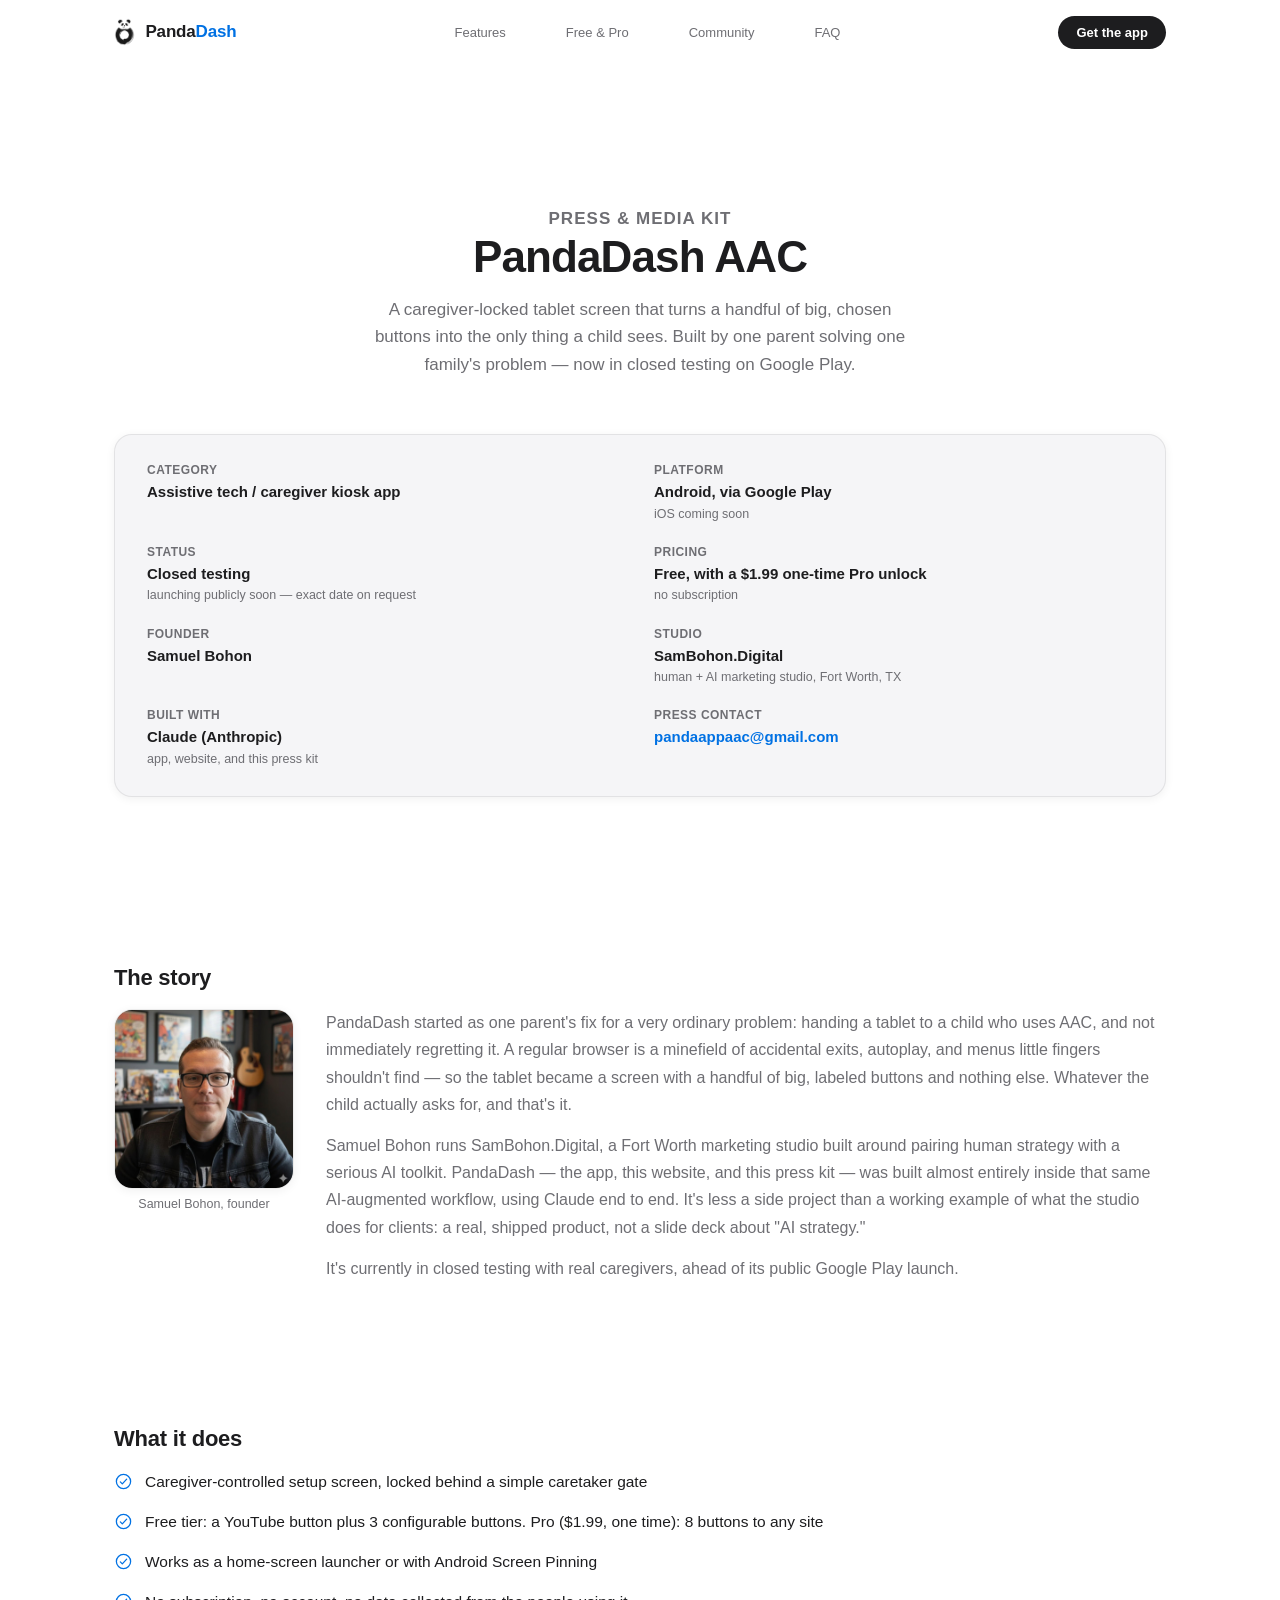
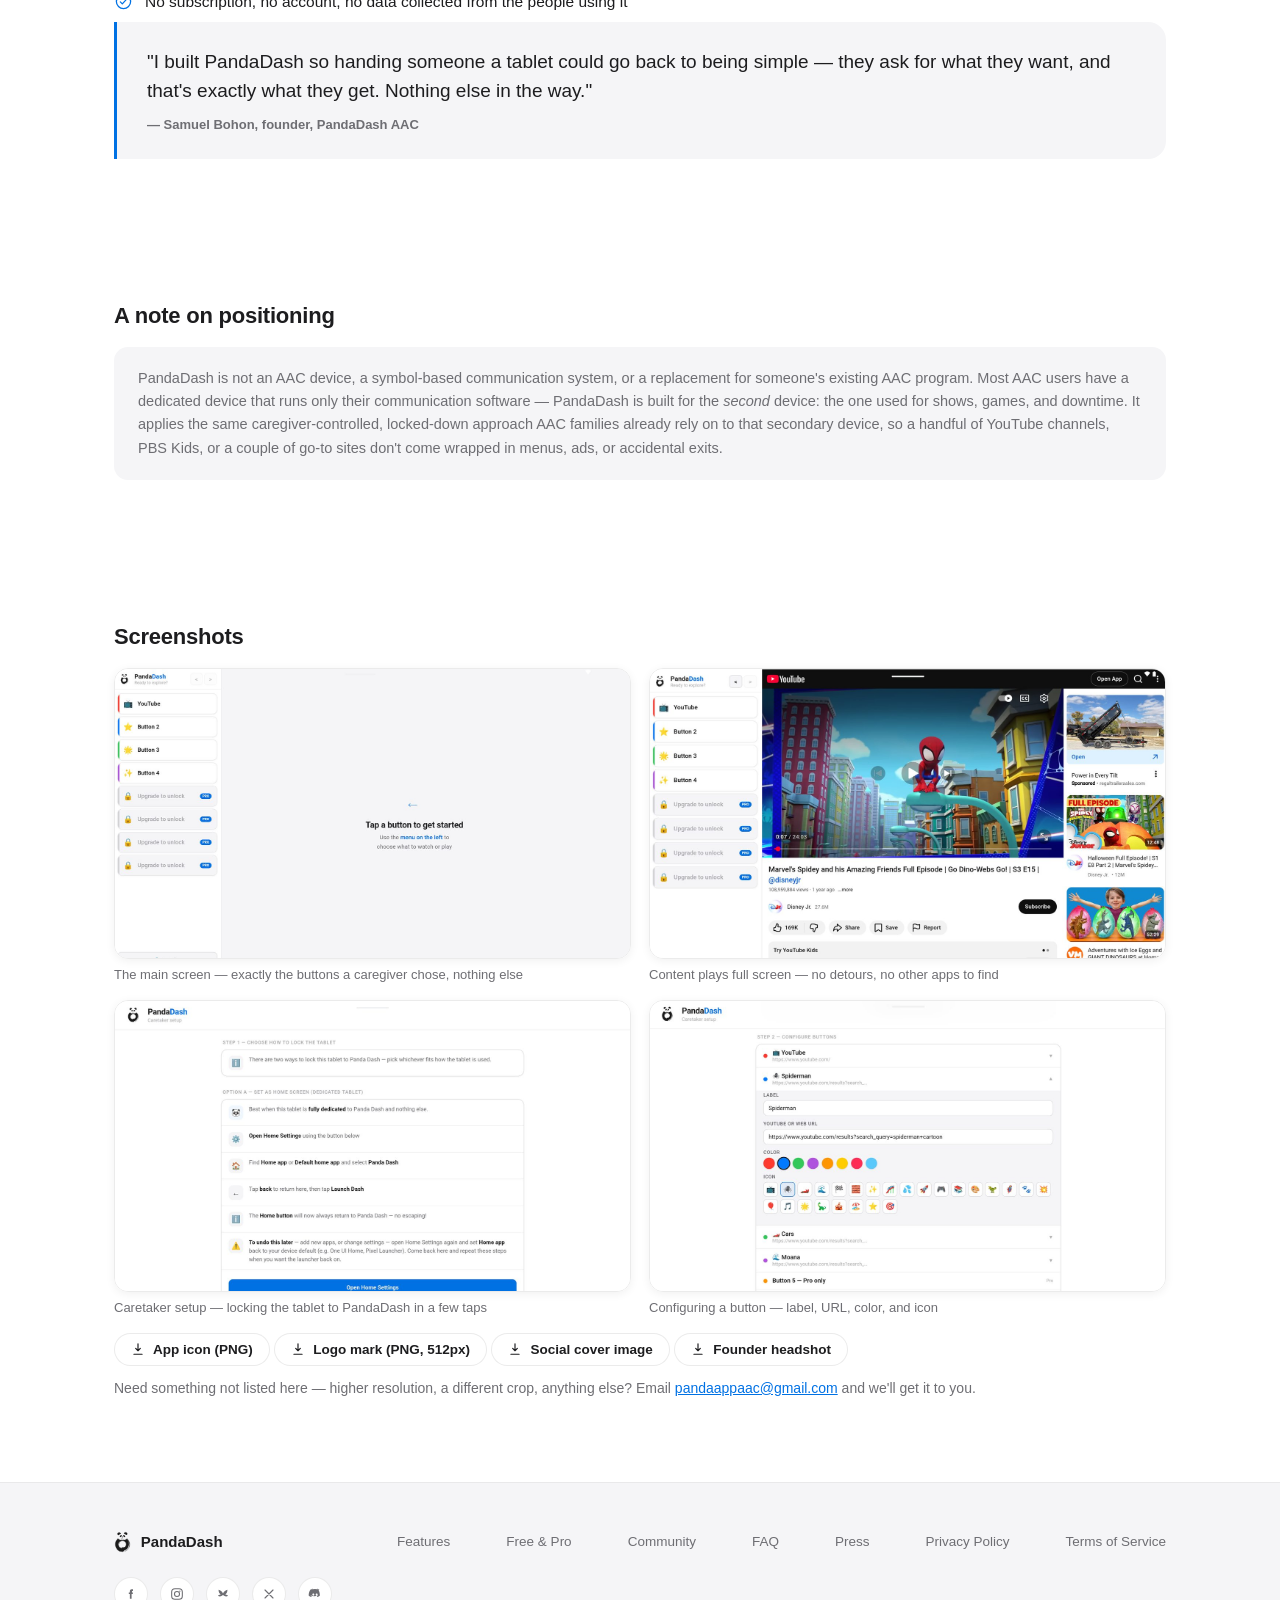
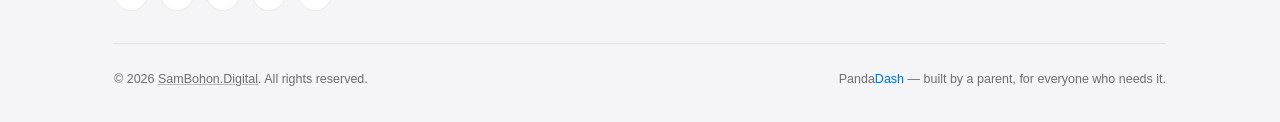
<file: press.html>
<!DOCTYPE html>
<html lang="en">
<head>
<meta charset="UTF-8" />
<meta name="viewport" content="width=device-width, initial-scale=1" />
<title>Press &amp; Media Kit — PandaDash AAC</title>
<meta name="description" content="Press and media kit for PandaDash AAC — a caregiver-controlled kiosk app for AAC users, currently in closed testing on Google Play." />

<meta property="og:type" content="website" />
<meta property="og:title" content="Press &amp; Media Kit — PandaDash AAC" />
<meta property="og:description" content="Facts, founder story, screenshots, and assets for anyone covering PandaDash AAC." />
<meta property="og:image" content="assets/press/social-cover.jpg" />
<meta property="og:url" content="https://pandadash.app/press.html" />
<meta name="twitter:card" content="summary_large_image" />
<meta name="twitter:title" content="Press &amp; Media Kit — PandaDash AAC" />
<meta name="twitter:image" content="assets/press/social-cover.jpg" />

<meta name="referrer" content="strict-origin-when-cross-origin" />
<meta name="theme-color" content="#1d1d1f" />
<link rel="icon" href="assets/favicon.ico" sizes="any" />
<link rel="apple-touch-icon" href="assets/apple-touch-icon.png" />
<link rel="stylesheet" href="css/styles.css" />
<script defer src="https://analytics.sambohon.digital/script.js" data-website-id="828ed723-d7b0-4df8-9a8a-cc261f883c48"></script>
</head>
<body>

<nav class="site-nav">
  <div class="wrap">
    <a href="index.html" class="brand">
      <img src="assets/logo-mark-64.png" alt="" width="28" height="28" />
      <span class="word">Panda<span class="dash">Dash</span></span>
    </a>
    <div class="nav-links">
      <a href="index.html#features">Features</a>
      <a href="index.html#pricing">Free &amp; Pro</a>
      <a href="index.html#community">Community</a>
      <a href="index.html#faq">FAQ</a>
    </div>
    <a href="index.html#download" class="nav-cta">Get the app</a>
  </div>
</nav>

<main>
  <div class="page-header">
    <div class="wrap">
      <p class="eyebrow">Press &amp; media kit</p>
      <h1>PandaDash AAC</h1>
      <p>A caregiver-locked tablet screen that turns a handful of big, chosen buttons into the only thing a child sees. Built by one parent solving one family's problem — now in closed testing on Google Play.</p>
    </div>
  </div>

  <!-- ============ FAST FACTS ============ -->
  <section style="padding-top:0;">
    <div class="wrap">
      <div class="press-facts">
        <dl>
          <div><dt>Category</dt><dd>Assistive tech / caregiver kiosk app</dd></div>
          <div><dt>Platform</dt><dd>Android, via Google Play <small>iOS coming soon</small></dd></div>
          <div><dt>Status</dt><dd>Closed testing <small>launching publicly soon — exact date on request</small></dd></div>
          <div><dt>Pricing</dt><dd>Free, with a $1.99 one-time Pro unlock <small>no subscription</small></dd></div>
          <div><dt>Founder</dt><dd>Samuel Bohon</dd></div>
          <div><dt>Studio</dt><dd>SamBohon.Digital <small>human + AI marketing studio, Fort Worth, TX</small></dd></div>
          <div><dt>Built with</dt><dd>Claude (Anthropic) <small>app, website, and this press kit</small></dd></div>
          <div><dt>Press contact</dt><dd><a href="mailto:pandaappaac@gmail.com">pandaappaac@gmail.com</a></dd></div>
        </dl>
      </div>
    </div>
  </section>

  <!-- ============ STORY ============ -->
  <section class="section-tight">
    <div class="wrap">
      <h2 style="font-size:22px;font-weight:700;letter-spacing:-0.01em;margin:0 0 18px;">The story</h2>
      <div class="press-story">
        <figure>
          <img src="assets/press/founder-headshot.jpg" alt="Samuel Bohon, founder of PandaDash AAC" />
          <figcaption>Samuel Bohon, founder</figcaption>
        </figure>
        <div>
          <p style="font-size:16px;line-height:1.7;color:var(--ink-soft);margin:0 0 14px;">PandaDash started as one parent's fix for a very ordinary problem: handing a tablet to a child who uses AAC, and not immediately regretting it. A regular browser is a minefield of accidental exits, autoplay, and menus little fingers shouldn't find — so the tablet became a screen with a handful of big, labeled buttons and nothing else. Whatever the child actually asks for, and that's it.</p>
          <p style="font-size:16px;line-height:1.7;color:var(--ink-soft);margin:0 0 14px;">Samuel Bohon runs SamBohon.Digital, a Fort Worth marketing studio built around pairing human strategy with a serious AI toolkit. PandaDash — the app, this website, and this press kit — was built almost entirely inside that same AI-augmented workflow, using Claude end to end. It's less a side project than a working example of what the studio does for clients: a real, shipped product, not a slide deck about "AI strategy."</p>
          <p style="font-size:16px;line-height:1.7;color:var(--ink-soft);margin:0;">It's currently in closed testing with real caregivers, ahead of its public Google Play launch.</p>
        </div>
      </div>
    </div>
  </section>

  <!-- ============ WHAT IT DOES + QUOTE ============ -->
  <section class="section-tight">
    <div class="wrap">
      <h2 style="font-size:22px;font-weight:700;letter-spacing:-0.01em;margin:0 0 18px;">What it does</h2>
      <ul class="press-features">
        <li>
          <svg viewBox="0 0 24 24" fill="none"><circle cx="12" cy="12" r="9" stroke="currentColor" stroke-width="1.6"/><path d="M8 12.5L10.5 15L16 9" stroke="currentColor" stroke-width="1.6" stroke-linecap="round" stroke-linejoin="round"/></svg>
          Caregiver-controlled setup screen, locked behind a simple caretaker gate
        </li>
        <li>
          <svg viewBox="0 0 24 24" fill="none"><circle cx="12" cy="12" r="9" stroke="currentColor" stroke-width="1.6"/><path d="M8 12.5L10.5 15L16 9" stroke="currentColor" stroke-width="1.6" stroke-linecap="round" stroke-linejoin="round"/></svg>
          Free tier: a YouTube button plus 3 configurable buttons. Pro ($1.99, one time): 8 buttons to any site
        </li>
        <li>
          <svg viewBox="0 0 24 24" fill="none"><circle cx="12" cy="12" r="9" stroke="currentColor" stroke-width="1.6"/><path d="M8 12.5L10.5 15L16 9" stroke="currentColor" stroke-width="1.6" stroke-linecap="round" stroke-linejoin="round"/></svg>
          Works as a home-screen launcher or with Android Screen Pinning
        </li>
        <li>
          <svg viewBox="0 0 24 24" fill="none"><circle cx="12" cy="12" r="9" stroke="currentColor" stroke-width="1.6"/><path d="M8 12.5L10.5 15L16 9" stroke="currentColor" stroke-width="1.6" stroke-linecap="round" stroke-linejoin="round"/></svg>
          No subscription, no account, no data collected from the people using it
        </li>
      </ul>

      <blockquote class="press-quote">
        <p>"I built PandaDash so handing someone a tablet could go back to being simple — they ask for what they want, and that's exactly what they get. Nothing else in the way."</p>
        <cite>— Samuel Bohon, founder, PandaDash AAC</cite>
      </blockquote>
    </div>
  </section>

  <!-- ============ POSITIONING NOTE ============ -->
  <section class="section-tight">
    <div class="wrap">
      <h2 style="font-size:22px;font-weight:700;letter-spacing:-0.01em;margin:0 0 18px;">A note on positioning</h2>
      <div class="press-note">
        PandaDash is not an AAC device, a symbol-based communication system, or a replacement for someone's existing AAC program. Most AAC users have a dedicated device that runs only their communication software — PandaDash is built for the <em>second</em> device: the one used for shows, games, and downtime. It applies the same caregiver-controlled, locked-down approach AAC families already rely on to that secondary device, so a handful of YouTube channels, PBS Kids, or a couple of go-to sites don't come wrapped in menus, ads, or accidental exits.
      </div>
    </div>
  </section>

  <!-- ============ VISUALS ============ -->
  <section class="section-tight">
    <div class="wrap">
      <h2 style="font-size:22px;font-weight:700;letter-spacing:-0.01em;margin:0 0 18px;">Screenshots</h2>
      <div class="press-shots">
        <figure>
          <img src="assets/press/screenshot-main-screen.jpg" alt="PandaDash main kiosk screen with a YouTube button and several caregiver-configured buttons" loading="lazy" />
          <figcaption>The main screen — exactly the buttons a caregiver chose, nothing else</figcaption>
        </figure>
        <figure>
          <img src="assets/press/screenshot-youtube.jpg" alt="A YouTube video playing full width inside PandaDash, with the button menu still visible on the left" loading="lazy" />
          <figcaption>Content plays full screen — no detours, no other apps to find</figcaption>
        </figure>
        <figure>
          <img src="assets/press/screenshot-caretaker-setup.jpg" alt="PandaDash caretaker setup screen showing how to lock the tablet to the app" loading="lazy" />
          <figcaption>Caretaker setup — locking the tablet to PandaDash in a few taps</figcaption>
        </figure>
        <figure>
          <img src="assets/press/screenshot-edit-buttons.jpg" alt="PandaDash button configuration screen showing labels, colors, and icons for each button" loading="lazy" />
          <figcaption>Configuring a button — label, URL, color, and icon</figcaption>
        </figure>
      </div>

      <ul class="press-downloads">
        <li>
          <a href="assets/press/app-icon.png" download>
            <svg viewBox="0 0 24 24" fill="none" stroke="currentColor" stroke-width="2" stroke-linecap="round" stroke-linejoin="round"><path d="M12 3v12m0 0l-4-4m4 4l4-4M5 21h14"/></svg>
            App icon (PNG)
          </a>
          <a href="assets/logo-mark-512.png" download>
            <svg viewBox="0 0 24 24" fill="none" stroke="currentColor" stroke-width="2" stroke-linecap="round" stroke-linejoin="round"><path d="M12 3v12m0 0l-4-4m4 4l4-4M5 21h14"/></svg>
            Logo mark (PNG, 512px)
          </a>
          <a href="assets/press/social-cover.jpg" download>
            <svg viewBox="0 0 24 24" fill="none" stroke="currentColor" stroke-width="2" stroke-linecap="round" stroke-linejoin="round"><path d="M12 3v12m0 0l-4-4m4 4l4-4M5 21h14"/></svg>
            Social cover image
          </a>
          <a href="assets/press/founder-headshot.jpg" download>
            <svg viewBox="0 0 24 24" fill="none" stroke="currentColor" stroke-width="2" stroke-linecap="round" stroke-linejoin="round"><path d="M12 3v12m0 0l-4-4m4 4l4-4M5 21h14"/></svg>
            Founder headshot
          </a>
        </li>
      </ul>
      <p style="margin-top:14px;font-size:14px;color:var(--ink-soft);">Need something not listed here — higher resolution, a different crop, anything else? Email <a href="mailto:pandaappaac@gmail.com" style="color:var(--blue);text-decoration:underline;">pandaappaac@gmail.com</a> and we'll get it to you.</p>
    </div>
  </section>

</main>

<!-- ============ FOOTER ============ -->
<footer>
  <div class="wrap">
    <div class="footer-top">
      <a href="index.html" class="footer-brand">
        <img src="assets/logo-mark-64.png" alt="" height="22" />
        PandaDash
      </a>
      <div class="footer-links">
        <a href="index.html#features">Features</a>
        <a href="index.html#pricing">Free &amp; Pro</a>
        <a href="index.html#community">Community</a>
        <a href="index.html#faq">FAQ</a>
        <a href="press.html">Press</a>
        <a href="privacy.html">Privacy Policy</a>
        <a href="terms.html">Terms of Service</a>
      </div>
      <div class="social-row">
        <a href="https://www.facebook.com/profile.php?id=61590973378617" target="_blank" rel="noopener" aria-label="PandaDash on Facebook">
          <svg viewBox="0 0 24 24" fill="currentColor"><path d="M13.5 9.6V8.2c0-.6.4-.8.7-.8H15V5h-2c-2.2 0-2.7 1.7-2.7 2.7v1.9H8.7v2.3h1.6V19h2.6v-7.1h1.8l.2-2.3h-2.4Z"/></svg>
        </a>
        <a href="https://www.instagram.com/pandadashaac/" target="_blank" rel="noopener" aria-label="PandaDash on Instagram">
          <svg viewBox="0 0 24 24" fill="none" stroke="currentColor" stroke-width="1.6"><rect x="4" y="4" width="16" height="16" rx="5"/><circle cx="12" cy="12" r="3.8"/><circle cx="16.3" cy="7.7" r="0.9" fill="currentColor" stroke="none"/></svg>
        </a>
        <a href="https://bsky.app/profile/pandadashaac.bsky.social" target="_blank" rel="noopener" aria-label="PandaDash on Bluesky">
          <svg viewBox="0 0 24 24" fill="currentColor"><path d="M12 11.2c-1.4-2.9-4.2-5.2-6.6-5.5-.3 2.7 1 5.7 3.2 6.9-2.2.1-3.4 1-4.1 1.9 1.6 1.5 4.7 1.7 7.5-.9 2.8 2.6 5.9 2.4 7.5.9-.7-.9-1.9-1.8-4.1-1.9 2.2-1.2 3.5-4.2 3.2-6.9-2.4.3-5.2 2.6-6.6 5.5Z"/></svg>
        </a>
        <a href="https://x.com/PandaDashAAC" target="_blank" rel="noopener" aria-label="PandaDash on X">
          <svg viewBox="0 0 24 24" fill="none" stroke="currentColor" stroke-width="1.7" stroke-linecap="round"><path d="M6 6l12 12M18 6L6 18"/></svg>
        </a>
        <a href="https://discord.gg/t9SSaY4AzX" target="_blank" rel="noopener" aria-label="PandaDash on Discord">
          <svg viewBox="0 0 24 24" fill="currentColor"><path d="M18.9 5.5a17 17 0 0 0-3.9-1.3l-.2.4c1.3.4 2.5.9 3.6 1.6a13 13 0 0 0-13 0c1.1-.7 2.3-1.2 3.6-1.6L8.8 4.2A17 17 0 0 0 5 5.5C3 8.6 2.4 11.7 2.6 14.7a12 12 0 0 0 3.7 1.9l.8-1.3c-.6-.2-1.2-.5-1.7-.8.1-.1.3-.2.4-.3a13 13 0 0 0 10.2 0c.1.1.3.2.4.3-.5.3-1.1.6-1.7.8l.8 1.3a12 12 0 0 0 3.7-1.9c.3-3.4-.5-6.5-2-9.2ZM9.5 14.5c-.8 0-1.5-.8-1.5-1.7s.7-1.7 1.5-1.7 1.5.8 1.5 1.7-.7 1.7-1.5 1.7Zm5 0c-.8 0-1.5-.8-1.5-1.7s.7-1.7 1.5-1.7 1.5.8 1.5 1.7-.7 1.7-1.5 1.7Z"/></svg>
        </a>
      </div>
    </div>
    <div class="footer-bottom">
      <span>© 2026 <a href="https://sambohon.digital/" target="_blank" rel="noopener" style="color:inherit;text-decoration:underline;text-decoration-color:rgba(0,0,0,0.25);">SamBohon.Digital</a>. All rights reserved.</span>
      <span><span class="word">Panda<span class="dash">Dash</span></span> — built by a parent, for everyone who needs it.</span>
    </div>
  </div>
</footer>

<script src="js/main.js"></script>
</body>
</html>
</file>
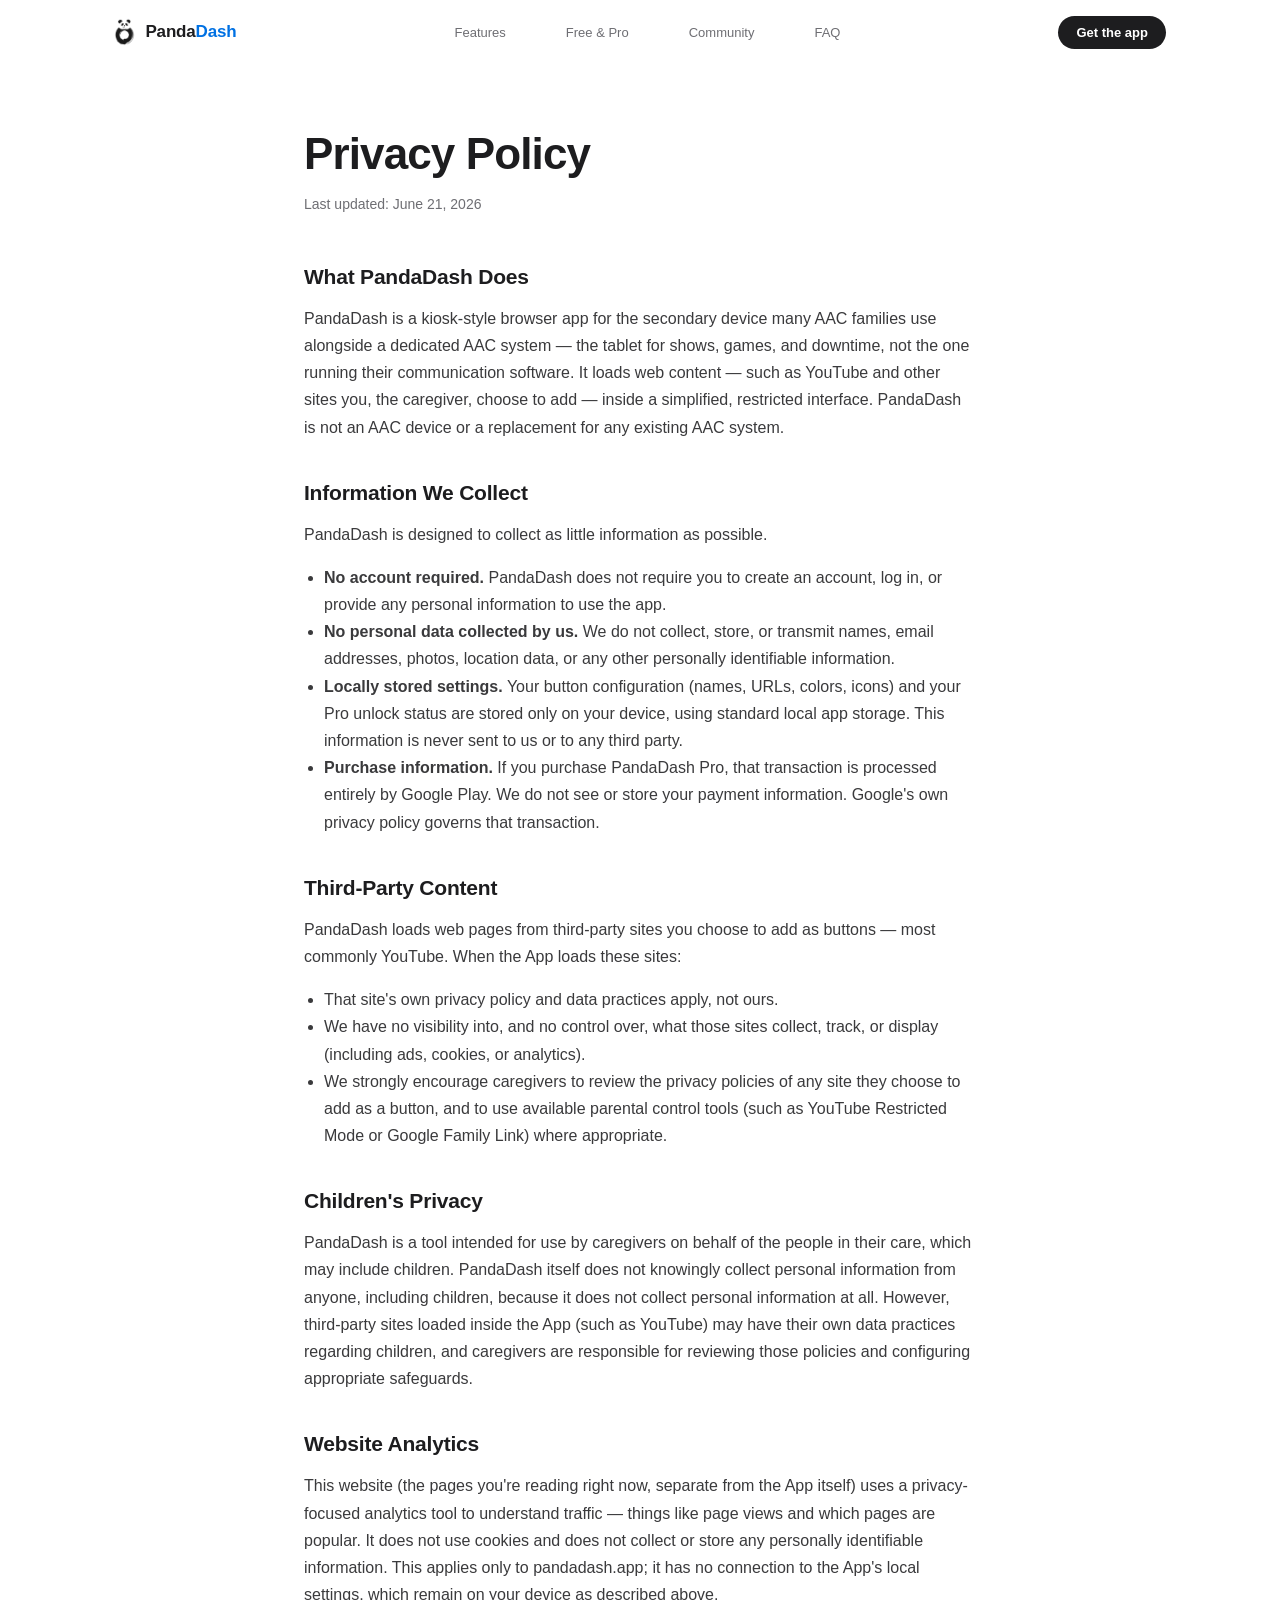
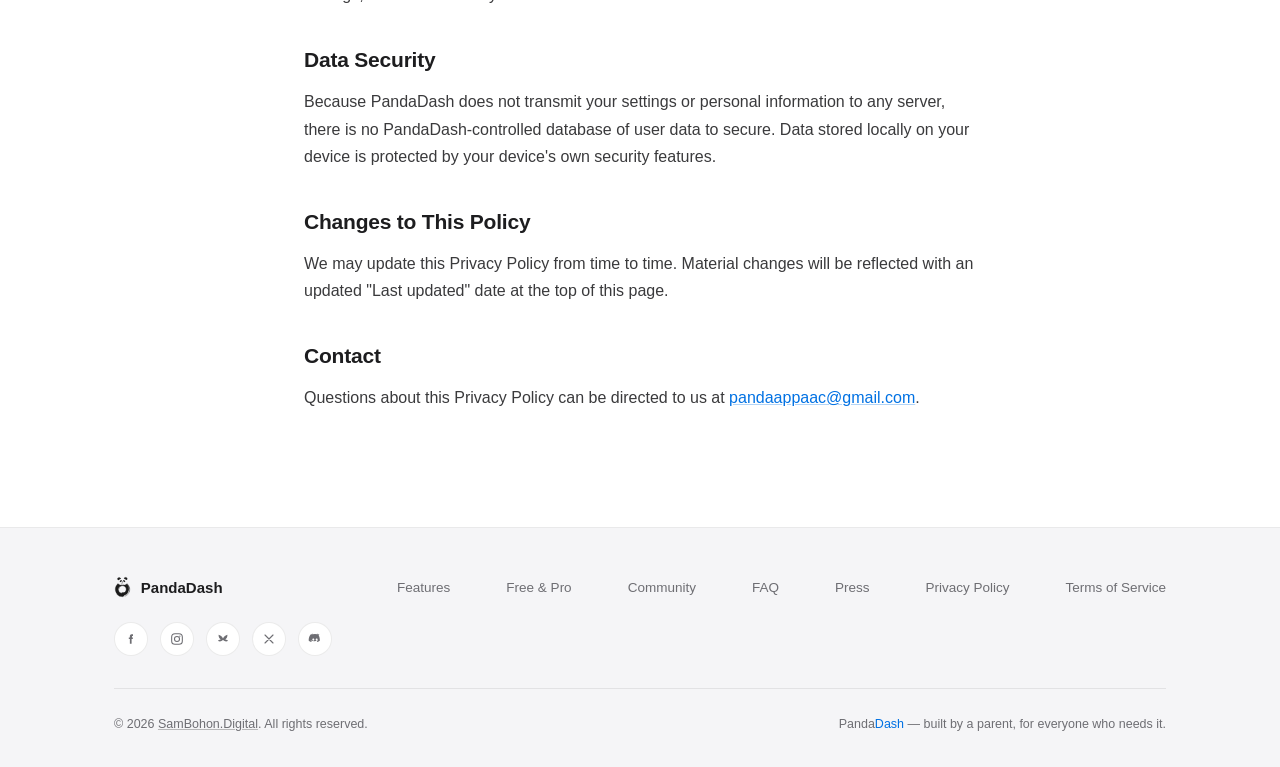
<file: privacy.html>
<!DOCTYPE html>
<html lang="en">
<head>
<meta charset="UTF-8" />
<meta name="viewport" content="width=device-width, initial-scale=1" />
<title>Privacy Policy — PandaDash AAC</title>
<meta name="description" content="Privacy Policy for PandaDash AAC." />
<meta name="referrer" content="strict-origin-when-cross-origin" />
<meta name="theme-color" content="#1d1d1f" />
<link rel="icon" href="assets/favicon.ico" sizes="any" />
<link rel="apple-touch-icon" href="assets/apple-touch-icon.png" />
<link rel="stylesheet" href="css/styles.css" />
<script defer src="https://analytics.sambohon.digital/script.js" data-website-id="828ed723-d7b0-4df8-9a8a-cc261f883c48"></script>
</head>
<body>

<nav class="site-nav">
  <div class="wrap">
    <a href="index.html" class="brand">
      <img src="assets/logo-mark-64.png" alt="" width="28" height="28" />
      <span class="word">Panda<span class="dash">Dash</span></span>
    </a>
    <div class="nav-links">
      <a href="index.html#features">Features</a>
      <a href="index.html#pricing">Free &amp; Pro</a>
      <a href="index.html#community">Community</a>
      <a href="index.html#faq">FAQ</a>
    </div>
    <a href="index.html#download" class="nav-cta">Get the app</a>
  </div>
</nav>

<main class="legal">
  <div class="wrap">
    <h1>Privacy Policy</h1>
    <p class="updated">Last updated: June 21, 2026</p>

    <h2>What PandaDash Does</h2>
    <p>PandaDash is a kiosk-style browser app for the secondary device many AAC families use alongside a dedicated AAC system — the tablet for shows, games, and downtime, not the one running their communication software. It loads web content — such as YouTube and other sites you, the caregiver, choose to add — inside a simplified, restricted interface. PandaDash is not an AAC device or a replacement for any existing AAC system.</p>

    <h2>Information We Collect</h2>
    <p>PandaDash is designed to collect as little information as possible.</p>
    <ul>
      <li><strong>No account required.</strong> PandaDash does not require you to create an account, log in, or provide any personal information to use the app.</li>
      <li><strong>No personal data collected by us.</strong> We do not collect, store, or transmit names, email addresses, photos, location data, or any other personally identifiable information.</li>
      <li><strong>Locally stored settings.</strong> Your button configuration (names, URLs, colors, icons) and your Pro unlock status are stored only on your device, using standard local app storage. This information is never sent to us or to any third party.</li>
      <li><strong>Purchase information.</strong> If you purchase PandaDash Pro, that transaction is processed entirely by Google Play. We do not see or store your payment information. Google's own privacy policy governs that transaction.</li>
    </ul>

    <h2>Third-Party Content</h2>
    <p>PandaDash loads web pages from third-party sites you choose to add as buttons — most commonly YouTube. When the App loads these sites:</p>
    <ul>
      <li>That site's own privacy policy and data practices apply, not ours.</li>
      <li>We have no visibility into, and no control over, what those sites collect, track, or display (including ads, cookies, or analytics).</li>
      <li>We strongly encourage caregivers to review the privacy policies of any site they choose to add as a button, and to use available parental control tools (such as YouTube Restricted Mode or Google Family Link) where appropriate.</li>
    </ul>

    <h2>Children's Privacy</h2>
    <p>PandaDash is a tool intended for use by caregivers on behalf of the people in their care, which may include children. PandaDash itself does not knowingly collect personal information from anyone, including children, because it does not collect personal information at all. However, third-party sites loaded inside the App (such as YouTube) may have their own data practices regarding children, and caregivers are responsible for reviewing those policies and configuring appropriate safeguards.</p>

    <h2>Website Analytics</h2>
    <p>This website (the pages you're reading right now, separate from the App itself) uses a privacy-focused analytics tool to understand traffic — things like page views and which pages are popular. It does not use cookies and does not collect or store any personally identifiable information. This applies only to pandadash.app; it has no connection to the App's local settings, which remain on your device as described above.</p>

    <h2>Data Security</h2>
    <p>Because PandaDash does not transmit your settings or personal information to any server, there is no PandaDash-controlled database of user data to secure. Data stored locally on your device is protected by your device's own security features.</p>

    <h2>Changes to This Policy</h2>
    <p>We may update this Privacy Policy from time to time. Material changes will be reflected with an updated "Last updated" date at the top of this page.</p>

    <h2>Contact</h2>
    <p>Questions about this Privacy Policy can be directed to us at <a class="inline-link" href="mailto:pandaappaac@gmail.com">pandaappaac@gmail.com</a>.</p>
  </div>
</main>

<footer>
  <div class="wrap">
    <div class="footer-top">
      <a href="index.html" class="footer-brand">
        <img src="assets/logo-mark-64.png" alt="" height="22" />
        PandaDash
      </a>
      <div class="footer-links">
        <a href="index.html#features">Features</a>
        <a href="index.html#pricing">Free &amp; Pro</a>
        <a href="index.html#community">Community</a>
        <a href="index.html#faq">FAQ</a>
        <a href="press.html">Press</a>
        <a href="privacy.html">Privacy Policy</a>
        <a href="terms.html">Terms of Service</a>
      </div>
      <div class="social-row">
        <a href="https://www.facebook.com/profile.php?id=61590973378617" target="_blank" rel="noopener" aria-label="PandaDash on Facebook">
          <svg viewBox="0 0 24 24" fill="currentColor"><path d="M13.5 9.6V8.2c0-.6.4-.8.7-.8H15V5h-2c-2.2 0-2.7 1.7-2.7 2.7v1.9H8.7v2.3h1.6V19h2.6v-7.1h1.8l.2-2.3h-2.4Z"/></svg>
        </a>
        <a href="https://www.instagram.com/pandadashaac/" target="_blank" rel="noopener" aria-label="PandaDash on Instagram">
          <svg viewBox="0 0 24 24" fill="none" stroke="currentColor" stroke-width="1.6"><rect x="4" y="4" width="16" height="16" rx="5"/><circle cx="12" cy="12" r="3.8"/><circle cx="16.3" cy="7.7" r="0.9" fill="currentColor" stroke="none"/></svg>
        </a>
        <a href="https://bsky.app/profile/pandadashaac.bsky.social" target="_blank" rel="noopener" aria-label="PandaDash on Bluesky">
          <svg viewBox="0 0 24 24" fill="currentColor"><path d="M12 11.2c-1.4-2.9-4.2-5.2-6.6-5.5-.3 2.7 1 5.7 3.2 6.9-2.2.1-3.4 1-4.1 1.9 1.6 1.5 4.7 1.7 7.5-.9 2.8 2.6 5.9 2.4 7.5.9-.7-.9-1.9-1.8-4.1-1.9 2.2-1.2 3.5-4.2 3.2-6.9-2.4.3-5.2 2.6-6.6 5.5Z"/></svg>
        </a>
        <a href="https://x.com/PandaDashAAC" target="_blank" rel="noopener" aria-label="PandaDash on X">
          <svg viewBox="0 0 24 24" fill="none" stroke="currentColor" stroke-width="1.7" stroke-linecap="round"><path d="M6 6l12 12M18 6L6 18"/></svg>
        </a>
        <a href="https://discord.gg/t9SSaY4AzX" target="_blank" rel="noopener" aria-label="PandaDash on Discord">
          <svg viewBox="0 0 24 24" fill="currentColor"><path d="M18.9 5.5a17 17 0 0 0-3.9-1.3l-.2.4c1.3.4 2.5.9 3.6 1.6a13 13 0 0 0-13 0c1.1-.7 2.3-1.2 3.6-1.6L8.8 4.2A17 17 0 0 0 5 5.5C3 8.6 2.4 11.7 2.6 14.7a12 12 0 0 0 3.7 1.9l.8-1.3c-.6-.2-1.2-.5-1.7-.8.1-.1.3-.2.4-.3a13 13 0 0 0 10.2 0c.1.1.3.2.4.3-.5.3-1.1.6-1.7.8l.8 1.3a12 12 0 0 0 3.7-1.9c.3-3.4-.5-6.5-2-9.2ZM9.5 14.5c-.8 0-1.5-.8-1.5-1.7s.7-1.7 1.5-1.7 1.5.8 1.5 1.7-.7 1.7-1.5 1.7Zm5 0c-.8 0-1.5-.8-1.5-1.7s.7-1.7 1.5-1.7 1.5.8 1.5 1.7-.7 1.7-1.5 1.7Z"/></svg>
        </a>
      </div>
    </div>
    <div class="footer-bottom">
      <span>© 2026 <a href="https://sambohon.digital/" target="_blank" rel="noopener" style="color:inherit;text-decoration:underline;text-decoration-color:rgba(0,0,0,0.25);">SamBohon.Digital</a>. All rights reserved.</span>
      <span><span class="word">Panda<span class="dash">Dash</span></span> — built by a parent, for everyone who needs it.</span>
    </div>
  </div>
</footer>

</body>
</html>
</file>
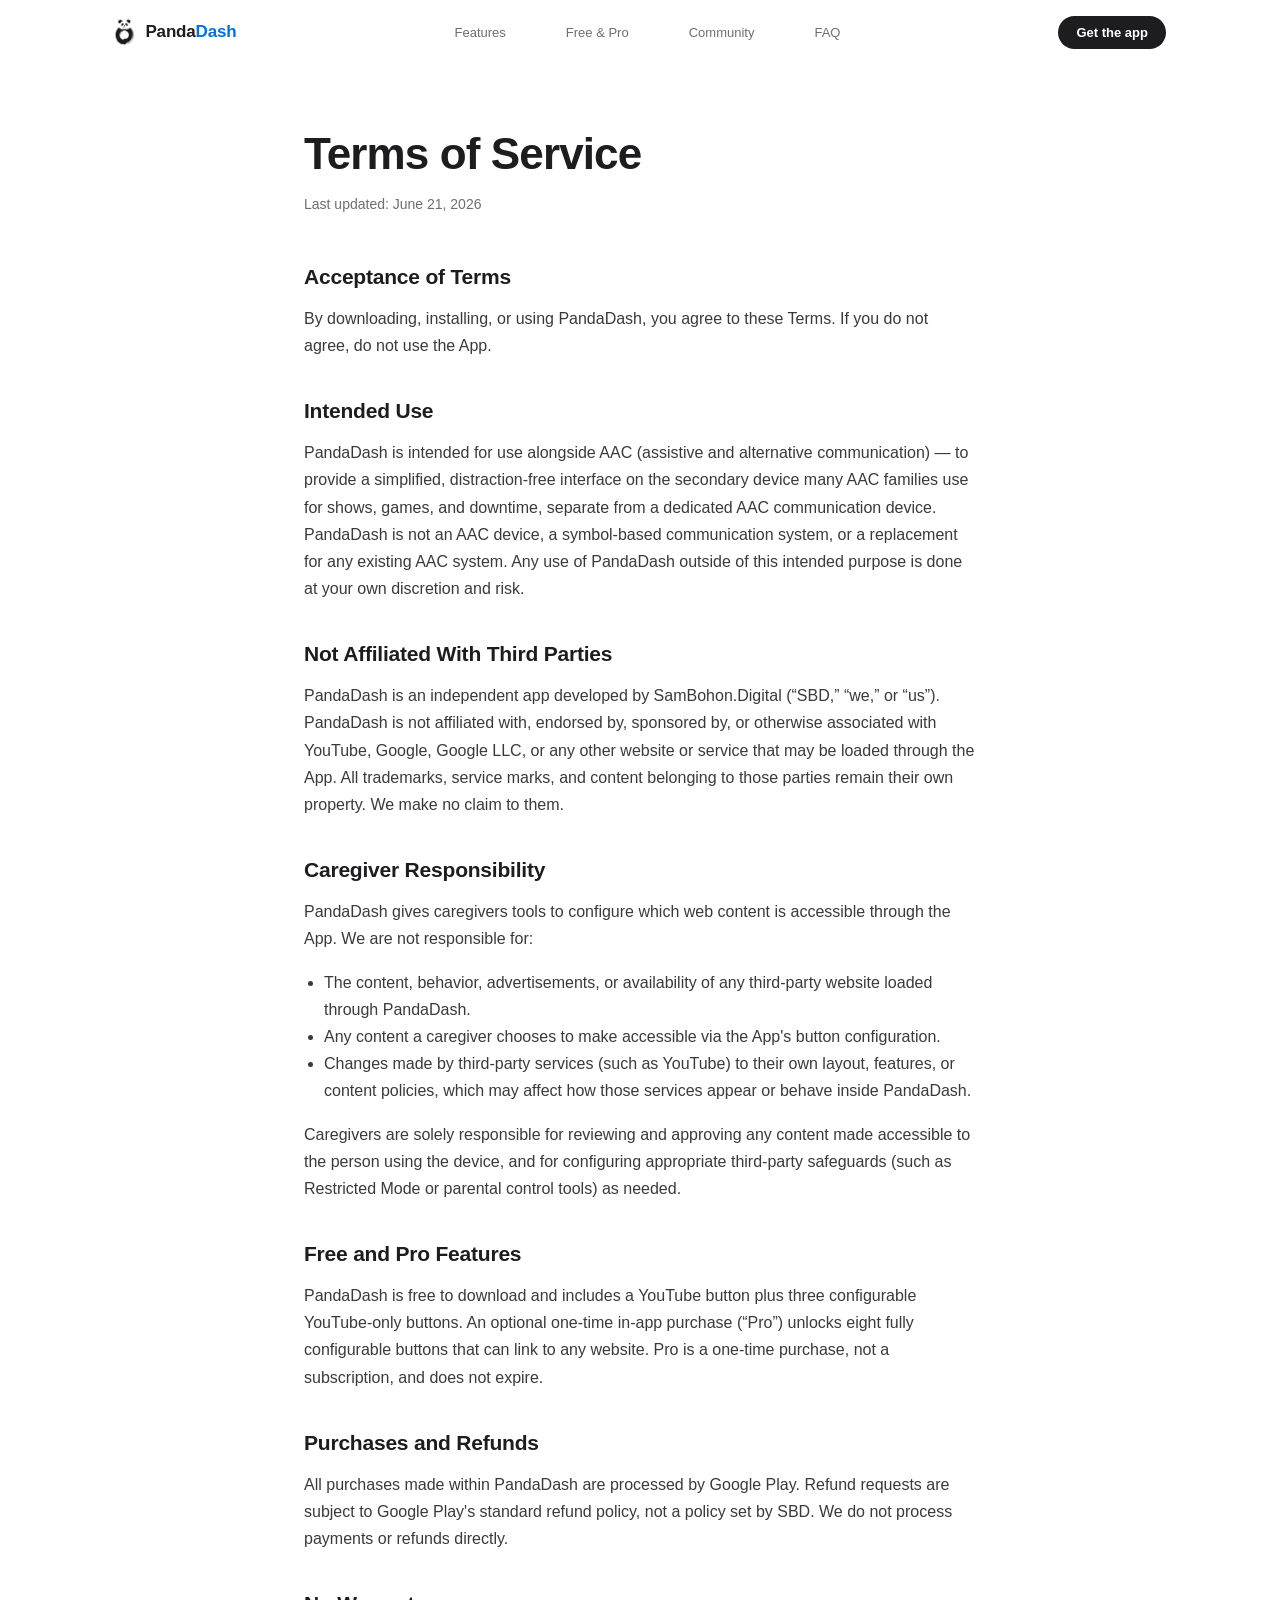
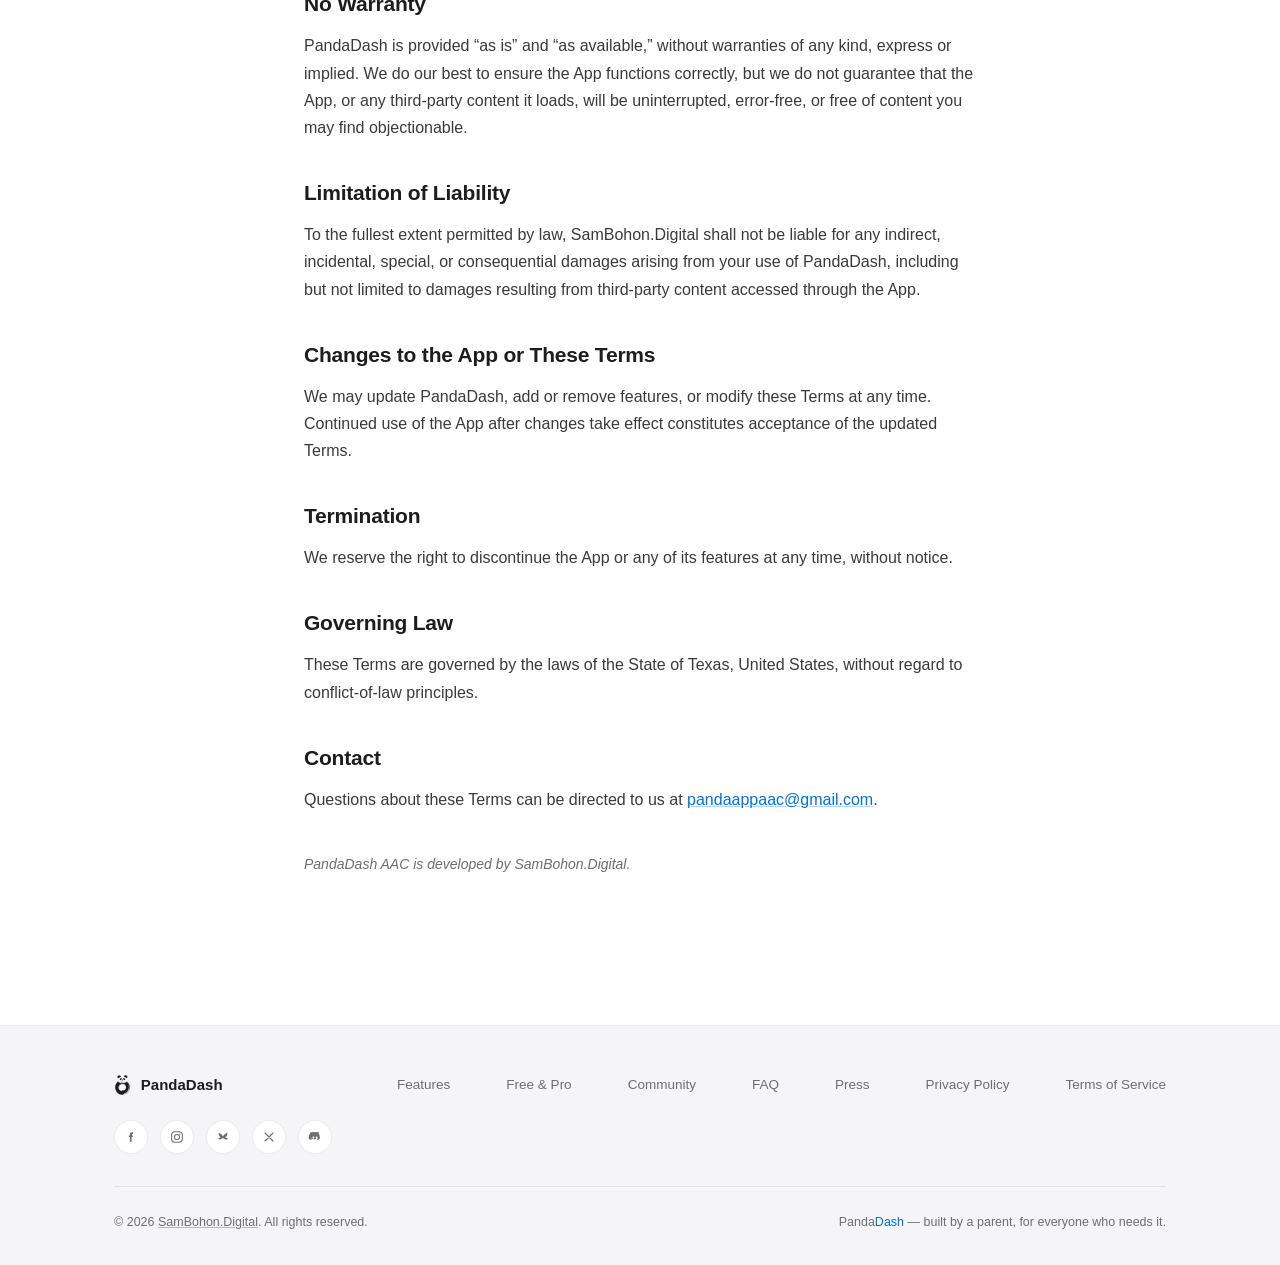
<file: terms.html>
<!DOCTYPE html>
<html lang="en">
<head>
<meta charset="UTF-8" />
<meta name="viewport" content="width=device-width, initial-scale=1" />
<title>Terms of Service — PandaDash AAC</title>
<meta name="description" content="Terms of Service for PandaDash AAC." />
<meta name="referrer" content="strict-origin-when-cross-origin" />
<meta name="theme-color" content="#1d1d1f" />
<link rel="icon" href="assets/favicon.ico" sizes="any" />
<link rel="apple-touch-icon" href="assets/apple-touch-icon.png" />
<link rel="stylesheet" href="css/styles.css" />
<script defer src="https://analytics.sambohon.digital/script.js" data-website-id="828ed723-d7b0-4df8-9a8a-cc261f883c48"></script>
</head>
<body>

<nav class="site-nav">
  <div class="wrap">
    <a href="index.html" class="brand">
      <img src="assets/logo-mark-64.png" alt="" width="28" height="28" />
      <span class="word">Panda<span class="dash">Dash</span></span>
    </a>
    <div class="nav-links">
      <a href="index.html#features">Features</a>
      <a href="index.html#pricing">Free &amp; Pro</a>
      <a href="index.html#community">Community</a>
      <a href="index.html#faq">FAQ</a>
    </div>
    <a href="index.html#download" class="nav-cta">Get the app</a>
  </div>
</nav>

<main class="legal">
  <div class="wrap">
    <h1>Terms of Service</h1>
    <p class="updated">Last updated: June 21, 2026</p>

    <h2>Acceptance of Terms</h2>
    <p>By downloading, installing, or using PandaDash, you agree to these Terms. If you do not agree, do not use the App.</p>

    <h2>Intended Use</h2>
    <p>PandaDash is intended for use alongside AAC (assistive and alternative communication) — to provide a simplified, distraction-free interface on the secondary device many AAC families use for shows, games, and downtime, separate from a dedicated AAC communication device. PandaDash is not an AAC device, a symbol-based communication system, or a replacement for any existing AAC system. Any use of PandaDash outside of this intended purpose is done at your own discretion and risk.</p>

    <h2>Not Affiliated With Third Parties</h2>
    <p>PandaDash is an independent app developed by SamBohon.Digital (“SBD,” “we,” or “us”). PandaDash is not affiliated with, endorsed by, sponsored by, or otherwise associated with YouTube, Google, Google LLC, or any other website or service that may be loaded through the App. All trademarks, service marks, and content belonging to those parties remain their own property. We make no claim to them.</p>

    <h2>Caregiver Responsibility</h2>
    <p>PandaDash gives caregivers tools to configure which web content is accessible through the App. We are not responsible for:</p>
    <ul>
      <li>The content, behavior, advertisements, or availability of any third-party website loaded through PandaDash.</li>
      <li>Any content a caregiver chooses to make accessible via the App's button configuration.</li>
      <li>Changes made by third-party services (such as YouTube) to their own layout, features, or content policies, which may affect how those services appear or behave inside PandaDash.</li>
    </ul>
    <p>Caregivers are solely responsible for reviewing and approving any content made accessible to the person using the device, and for configuring appropriate third-party safeguards (such as Restricted Mode or parental control tools) as needed.</p>

    <h2>Free and Pro Features</h2>
    <p>PandaDash is free to download and includes a YouTube button plus three configurable YouTube-only buttons. An optional one-time in-app purchase (“Pro”) unlocks eight fully configurable buttons that can link to any website. Pro is a one-time purchase, not a subscription, and does not expire.</p>

    <h2>Purchases and Refunds</h2>
    <p>All purchases made within PandaDash are processed by Google Play. Refund requests are subject to Google Play's standard refund policy, not a policy set by SBD. We do not process payments or refunds directly.</p>

    <h2>No Warranty</h2>
    <p>PandaDash is provided “as is” and “as available,” without warranties of any kind, express or implied. We do our best to ensure the App functions correctly, but we do not guarantee that the App, or any third-party content it loads, will be uninterrupted, error-free, or free of content you may find objectionable.</p>

    <h2>Limitation of Liability</h2>
    <p>To the fullest extent permitted by law, SamBohon.Digital shall not be liable for any indirect, incidental, special, or consequential damages arising from your use of PandaDash, including but not limited to damages resulting from third-party content accessed through the App.</p>

    <h2>Changes to the App or These Terms</h2>
    <p>We may update PandaDash, add or remove features, or modify these Terms at any time. Continued use of the App after changes take effect constitutes acceptance of the updated Terms.</p>

    <h2>Termination</h2>
    <p>We reserve the right to discontinue the App or any of its features at any time, without notice.</p>

    <h2>Governing Law</h2>
    <p>These Terms are governed by the laws of the State of Texas, United States, without regard to conflict-of-law principles.</p>

    <h2>Contact</h2>
    <p>Questions about these Terms can be directed to us at <a class="inline-link" href="mailto:pandaappaac@gmail.com">pandaappaac@gmail.com</a>.</p>

    <p class="updated" style="margin-top:40px;font-style:italic;">PandaDash AAC is developed by SamBohon.Digital.</p>
  </div>
</main>

<footer>
  <div class="wrap">
    <div class="footer-top">
      <a href="index.html" class="footer-brand">
        <img src="assets/logo-mark-64.png" alt="" height="22" />
        PandaDash
      </a>
      <div class="footer-links">
        <a href="index.html#features">Features</a>
        <a href="index.html#pricing">Free &amp; Pro</a>
        <a href="index.html#community">Community</a>
        <a href="index.html#faq">FAQ</a>
        <a href="press.html">Press</a>
        <a href="privacy.html">Privacy Policy</a>
        <a href="terms.html">Terms of Service</a>
      </div>
      <div class="social-row">
        <a href="https://www.facebook.com/profile.php?id=61590973378617" target="_blank" rel="noopener" aria-label="PandaDash on Facebook">
          <svg viewBox="0 0 24 24" fill="currentColor"><path d="M13.5 9.6V8.2c0-.6.4-.8.7-.8H15V5h-2c-2.2 0-2.7 1.7-2.7 2.7v1.9H8.7v2.3h1.6V19h2.6v-7.1h1.8l.2-2.3h-2.4Z"/></svg>
        </a>
        <a href="https://www.instagram.com/pandadashaac/" target="_blank" rel="noopener" aria-label="PandaDash on Instagram">
          <svg viewBox="0 0 24 24" fill="none" stroke="currentColor" stroke-width="1.6"><rect x="4" y="4" width="16" height="16" rx="5"/><circle cx="12" cy="12" r="3.8"/><circle cx="16.3" cy="7.7" r="0.9" fill="currentColor" stroke="none"/></svg>
        </a>
        <a href="https://bsky.app/profile/pandadashaac.bsky.social" target="_blank" rel="noopener" aria-label="PandaDash on Bluesky">
          <svg viewBox="0 0 24 24" fill="currentColor"><path d="M12 11.2c-1.4-2.9-4.2-5.2-6.6-5.5-.3 2.7 1 5.7 3.2 6.9-2.2.1-3.4 1-4.1 1.9 1.6 1.5 4.7 1.7 7.5-.9 2.8 2.6 5.9 2.4 7.5.9-.7-.9-1.9-1.8-4.1-1.9 2.2-1.2 3.5-4.2 3.2-6.9-2.4.3-5.2 2.6-6.6 5.5Z"/></svg>
        </a>
        <a href="https://x.com/PandaDashAAC" target="_blank" rel="noopener" aria-label="PandaDash on X">
          <svg viewBox="0 0 24 24" fill="none" stroke="currentColor" stroke-width="1.7" stroke-linecap="round"><path d="M6 6l12 12M18 6L6 18"/></svg>
        </a>
        <a href="https://discord.gg/t9SSaY4AzX" target="_blank" rel="noopener" aria-label="PandaDash on Discord">
          <svg viewBox="0 0 24 24" fill="currentColor"><path d="M18.9 5.5a17 17 0 0 0-3.9-1.3l-.2.4c1.3.4 2.5.9 3.6 1.6a13 13 0 0 0-13 0c1.1-.7 2.3-1.2 3.6-1.6L8.8 4.2A17 17 0 0 0 5 5.5C3 8.6 2.4 11.7 2.6 14.7a12 12 0 0 0 3.7 1.9l.8-1.3c-.6-.2-1.2-.5-1.7-.8.1-.1.3-.2.4-.3a13 13 0 0 0 10.2 0c.1.1.3.2.4.3-.5.3-1.1.6-1.7.8l.8 1.3a12 12 0 0 0 3.7-1.9c.3-3.4-.5-6.5-2-9.2ZM9.5 14.5c-.8 0-1.5-.8-1.5-1.7s.7-1.7 1.5-1.7 1.5.8 1.5 1.7-.7 1.7-1.5 1.7Zm5 0c-.8 0-1.5-.8-1.5-1.7s.7-1.7 1.5-1.7 1.5.8 1.5 1.7-.7 1.7-1.5 1.7Z"/></svg>
        </a>
      </div>
    </div>
    <div class="footer-bottom">
      <span>© 2026 <a href="https://sambohon.digital/" target="_blank" rel="noopener" style="color:inherit;text-decoration:underline;text-decoration-color:rgba(0,0,0,0.25);">SamBohon.Digital</a>. All rights reserved.</span>
      <span><span class="word">Panda<span class="dash">Dash</span></span> — built by a parent, for everyone who needs it.</span>
    </div>
  </div>
</footer>

</body>
</html>
</file>
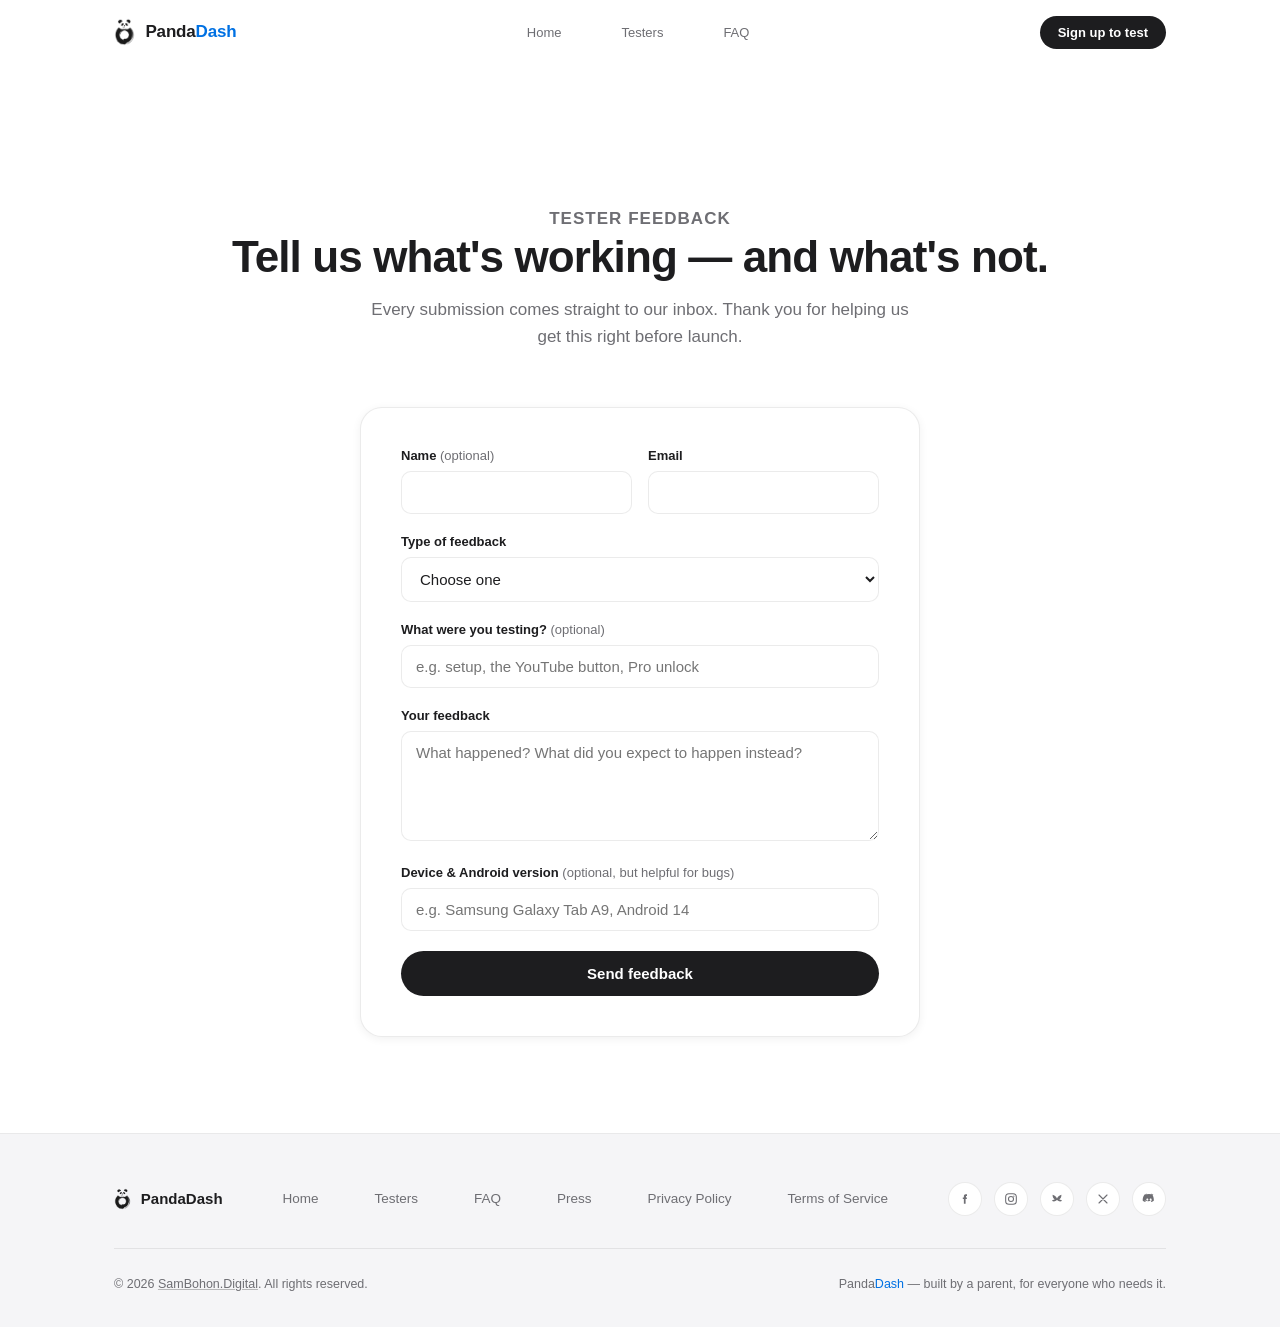
<file: testers/feedback.html>
<!DOCTYPE html>
<html lang="en">
<head>
<meta charset="UTF-8" />
<meta name="viewport" content="width=device-width, initial-scale=1" />
<title>Tester Feedback — PandaDash AAC</title>
<meta name="description" content="Already testing PandaDash AAC? Tell us what's working, what's not, and anything in between." />
<meta name="referrer" content="strict-origin-when-cross-origin" />
<meta name="theme-color" content="#1d1d1f" />
<link rel="icon" href="../assets/favicon.ico" sizes="any" />
<link rel="apple-touch-icon" href="../assets/apple-touch-icon.png" />
<link rel="stylesheet" href="../css/styles.css" />
<script defer src="https://analytics.sambohon.digital/script.js" data-website-id="828ed723-d7b0-4df8-9a8a-cc261f883c48"></script>
</head>
<body>

<nav class="site-nav">
  <div class="wrap">
    <a href="../index.html" class="brand">
      <img src="../assets/logo-mark-64.png" alt="" width="28" height="28" />
      <span class="word">Panda<span class="dash">Dash</span></span>
    </a>
    <div class="nav-links">
      <a href="../index.html">Home</a>
      <a href="index.html">Testers</a>
      <a href="../index.html#faq">FAQ</a>
    </div>
    <a href="index.html#signup" class="nav-cta">Sign up to test</a>
  </div>
</nav>

<main>
  <div class="page-header">
    <div class="wrap">
      <p class="eyebrow">Tester feedback</p>
      <h1>Tell us what's working — and what's not.</h1>
      <p>Every submission comes straight to our inbox. Thank you for helping us get this right before launch.</p>
    </div>
  </div>

  <section style="padding-top:0;">
    <div class="wrap">
      <div class="form-card">
        <form
          data-ajax-form
          data-success-target="#feedback-success"
          action="https://formspree.io/f/mwvdkgyn"
          method="POST">
          <input type="hidden" name="_subject" value="New PandaDash tester feedback" />
          <input type="text" name="_gotcha" class="form-honeypot" tabindex="-1" autocomplete="off" />

          <div class="form-row">
            <div class="form-field">
              <label for="f-name">Name <span style="font-weight:400;color:var(--ink-soft);">(optional)</span></label>
              <input type="text" id="f-name" name="name" autocomplete="name" />
            </div>
            <div class="form-field">
              <label for="f-email">Email</label>
              <input type="email" id="f-email" name="email" required autocomplete="email" />
            </div>
          </div>

          <div class="form-field">
            <label for="f-type">Type of feedback</label>
            <select id="f-type" name="feedback_type" required>
              <option value="">Choose one</option>
              <option value="Bug report">Bug report</option>
              <option value="Suggestion">Suggestion</option>
              <option value="General feedback">General feedback</option>
            </select>
          </div>

          <div class="form-field">
            <label for="f-area">What were you testing? <span style="font-weight:400;color:var(--ink-soft);">(optional)</span></label>
            <input type="text" id="f-area" name="area_tested" placeholder="e.g. setup, the YouTube button, Pro unlock" />
          </div>

          <div class="form-field">
            <label for="f-message">Your feedback</label>
            <textarea id="f-message" name="message" required placeholder="What happened? What did you expect to happen instead?"></textarea>
          </div>

          <div class="form-field">
            <label for="f-device">Device &amp; Android version <span style="font-weight:400;color:var(--ink-soft);">(optional, but helpful for bugs)</span></label>
            <input type="text" id="f-device" name="device" placeholder="e.g. Samsung Galaxy Tab A9, Android 14" />
          </div>

          <button type="submit" class="form-submit" data-label="Send feedback">Send feedback</button>
          <p class="form-status" data-form-status></p>
        </form>

        <div class="form-success" id="feedback-success" hidden>
          <div class="check">
            <svg viewBox="0 0 24 24" fill="none"><path d="M5 13l4 4L19 7" stroke="#fff" stroke-width="2.4" stroke-linecap="round" stroke-linejoin="round"/></svg>
          </div>
          <h3>Thanks — got it.</h3>
          <p>We read every submission and really appreciate you taking the time. Got more to share later? This form's here whenever you need it.</p>
          <a href="../index.html" class="btn-primary">Back to PandaDash</a>
        </div>
      </div>
    </div>
  </section>
</main>

<footer>
  <div class="wrap">
    <div class="footer-top">
      <a href="../index.html" class="footer-brand">
        <img src="../assets/logo-mark-64.png" alt="" height="22" />
        PandaDash
      </a>
      <div class="footer-links">
        <a href="../index.html">Home</a>
        <a href="index.html">Testers</a>
        <a href="../index.html#faq">FAQ</a>
        <a href="../press.html">Press</a>
        <a href="../privacy.html">Privacy Policy</a>
        <a href="../terms.html">Terms of Service</a>
      </div>
      <div class="social-row">
        <a href="https://www.facebook.com/profile.php?id=61590973378617" target="_blank" rel="noopener" aria-label="PandaDash on Facebook">
          <svg viewBox="0 0 24 24" fill="currentColor"><path d="M13.5 9.6V8.2c0-.6.4-.8.7-.8H15V5h-2c-2.2 0-2.7 1.7-2.7 2.7v1.9H8.7v2.3h1.6V19h2.6v-7.1h1.8l.2-2.3h-2.4Z"/></svg>
        </a>
        <a href="https://www.instagram.com/pandadashaac/" target="_blank" rel="noopener" aria-label="PandaDash on Instagram">
          <svg viewBox="0 0 24 24" fill="none" stroke="currentColor" stroke-width="1.6"><rect x="4" y="4" width="16" height="16" rx="5"/><circle cx="12" cy="12" r="3.8"/><circle cx="16.3" cy="7.7" r="0.9" fill="currentColor" stroke="none"/></svg>
        </a>
        <a href="https://bsky.app/profile/pandadashaac.bsky.social" target="_blank" rel="noopener" aria-label="PandaDash on Bluesky">
          <svg viewBox="0 0 24 24" fill="currentColor"><path d="M12 11.2c-1.4-2.9-4.2-5.2-6.6-5.5-.3 2.7 1 5.7 3.2 6.9-2.2.1-3.4 1-4.1 1.9 1.6 1.5 4.7 1.7 7.5-.9 2.8 2.6 5.9 2.4 7.5.9-.7-.9-1.9-1.8-4.1-1.9 2.2-1.2 3.5-4.2 3.2-6.9-2.4.3-5.2 2.6-6.6 5.5Z"/></svg>
        </a>
        <a href="https://x.com/PandaDashAAC" target="_blank" rel="noopener" aria-label="PandaDash on X">
          <svg viewBox="0 0 24 24" fill="none" stroke="currentColor" stroke-width="1.7" stroke-linecap="round"><path d="M6 6l12 12M18 6L6 18"/></svg>
        </a>
        <a href="https://discord.gg/t9SSaY4AzX" target="_blank" rel="noopener" aria-label="PandaDash on Discord">
          <svg viewBox="0 0 24 24" fill="currentColor"><path d="M18.9 5.5a17 17 0 0 0-3.9-1.3l-.2.4c1.3.4 2.5.9 3.6 1.6a13 13 0 0 0-13 0c1.1-.7 2.3-1.2 3.6-1.6L8.8 4.2A17 17 0 0 0 5 5.5C3 8.6 2.4 11.7 2.6 14.7a12 12 0 0 0 3.7 1.9l.8-1.3c-.6-.2-1.2-.5-1.7-.8.1-.1.3-.2.4-.3a13 13 0 0 0 10.2 0c.1.1.3.2.4.3-.5.3-1.1.6-1.7.8l.8 1.3a12 12 0 0 0 3.7-1.9c.3-3.4-.5-6.5-2-9.2ZM9.5 14.5c-.8 0-1.5-.8-1.5-1.7s.7-1.7 1.5-1.7 1.5.8 1.5 1.7-.7 1.7-1.5 1.7Zm5 0c-.8 0-1.5-.8-1.5-1.7s.7-1.7 1.5-1.7 1.5.8 1.5 1.7-.7 1.7-1.5 1.7Z"/></svg>
        </a>
      </div>
    </div>
    <div class="footer-bottom">
      <span>© 2026 <a href="https://sambohon.digital/" target="_blank" rel="noopener" style="color:inherit;text-decoration:underline;text-decoration-color:rgba(0,0,0,0.25);">SamBohon.Digital</a>. All rights reserved.</span>
      <span><span class="word">Panda<span class="dash">Dash</span></span> — built by a parent, for everyone who needs it.</span>
    </div>
  </div>
</footer>

<script src="../js/main.js"></script>
<script src="../js/forms.js"></script>
</body>
</html>
</file>
<file: css/styles.css>
/* ===========================================================
   PandaDash AAC — site styles
   Apple-clean structure, black/white, blue highlights
   =========================================================== */

:root {
  --ink: #1d1d1f;
  --ink-soft: #6e6e73;
  --paper: #ffffff;
  --mist: #f5f5f7;
  --mist-deep: #e8e8ed;
  --blue: #0071e3;
  --blue-deep: #0058b3;
  --green: #2eb872;
  --line: rgba(0, 0, 0, 0.08);
  --line-soft: rgba(0, 0, 0, 0.05);

  /* community section accent — Discord's own brand color */
  --discord: #5865f2;
  --discord-deep: #4752c4;

  --shadow-sm: 0 2px 10px rgba(0, 0, 0, 0.06);
  --shadow-md: 0 12px 40px rgba(0, 0, 0, 0.10);
  --shadow-lg: 0 24px 70px rgba(0, 0, 0, 0.16);

  --maxw: 1100px;
  --radius: 18px;
}

* { box-sizing: border-box; }
html { scroll-behavior: smooth; }

@media (prefers-reduced-motion: reduce) {
  html { scroll-behavior: auto; }
  * { animation-duration: 0.001ms !important; animation-iteration-count: 1 !important; transition-duration: 0.001ms !important; }
}

body {
  margin: 0;
  font-family: -apple-system, BlinkMacSystemFont, "SF Pro Text", "SF Pro Display",
    "Inter", "Segoe UI", Helvetica, Arial, sans-serif;
  color: var(--ink);
  background: var(--paper);
  -webkit-font-smoothing: antialiased;
  text-rendering: optimizeLegibility;
}

img { max-width: 100%; display: block; }

a { color: inherit; text-decoration: none; }

:focus-visible {
  outline: 2px solid var(--blue);
  outline-offset: 3px;
  border-radius: 4px;
}

.wrap {
  max-width: var(--maxw);
  margin: 0 auto;
  padding: 0 24px;
}

/* ---------- Brand wordmark ---------- */
.dash { color: var(--blue); }

/* ---------- Nav ---------- */
.site-nav {
  position: sticky;
  top: 0;
  z-index: 50;
  background: transparent;
  border-bottom: 1px solid transparent;
  transition: background 0.25s ease, border-color 0.25s ease;
}
.site-nav.scrolled {
  background: rgba(255, 255, 255, 0.8);
  backdrop-filter: saturate(180%) blur(20px);
  -webkit-backdrop-filter: saturate(180%) blur(20px);
  border-bottom: 1px solid var(--line-soft);
}

.site-nav .wrap {
  display: flex;
  align-items: center;
  justify-content: space-between;
  height: 64px;
}

.brand {
  display: flex;
  align-items: center;
  gap: 10px;
  font-size: 17px;
  font-weight: 600;
  letter-spacing: -0.01em;
}

.brand img { height: 28px; width: auto; }

.nav-links {
  display: flex;
  align-items: center;
  gap: 30px;
  font-size: 13px;
  color: var(--ink-soft);
  font-weight: 500;
}
.nav-links a { margin-left: 30px; }
.nav-links a:first-child { margin-left: 0; }

.nav-links a:hover { color: var(--ink); }

.nav-cta {
  background: var(--ink);
  color: var(--paper);
  font-size: 13px;
  font-weight: 600;
  padding: 9px 18px;
  border-radius: 100px;
  transition: background 0.2s ease, transform 0.2s ease;
}
.nav-cta:hover { background: var(--blue); }

.nav-toggle { display: none; }

/* ---------- Buttons / badges ---------- */
.btn-row {
  display: flex;
  flex-wrap: wrap;
  align-items: center;
  gap: 14px;
}

.play-badge {
  display: inline-flex;
  align-items: center;
  gap: 10px;
  background: #000;
  color: #fff;
  border-radius: 10px;
  padding: 9px 16px 9px 14px;
  transition: transform 0.2s ease, box-shadow 0.2s ease;
}
.play-badge:hover { transform: translateY(-1px); box-shadow: var(--shadow-md); }
.play-badge svg { width: 24px; height: 24px; flex-shrink: 0; }
.play-badge .badge-text { line-height: 1.1; white-space: nowrap; }
.play-badge .badge-text small { display: block; font-size: 9.5px; letter-spacing: 0.04em; opacity: 0.85; white-space: nowrap; }
.play-badge .badge-text strong { display: block; font-size: 17px; font-weight: 600; font-family: "Segoe UI", Roboto, Arial, sans-serif; letter-spacing: -0.01em; white-space: nowrap; }

.ios-badge {
  display: inline-flex;
  align-items: center;
  gap: 8px;
  border: 1px solid var(--line);
  color: var(--ink-soft);
  border-radius: 10px;
  padding: 9px 16px;
  font-size: 13px;
  font-weight: 500;
  background: var(--paper);
}
.ios-badge .dot {
  width: 6px; height: 6px; border-radius: 50%;
  background: var(--blue);
  flex-shrink: 0;
}

/* ---------- Top video background (nav + hero) ---------- */
.top-video-wrap {
  position: relative;
}

.bg-video-wrap {
  position: absolute;
  inset: 0;
  top: 0; right: 0; bottom: 0; left: 0;
  overflow: hidden;
  z-index: 0;
  pointer-events: none;
  background: var(--paper);
}
.bg-video-wrap .bg-video {
  width: 100%;
  height: 100%;
  object-fit: cover;
  display: block;
}

/* ---------- Hero ---------- */
.hero {
  position: relative;
  z-index: 2;
  padding: 96px 0 90px;
}

.hero .wrap {
  display: grid;
  grid-template-columns: 1.1fr 0.9fr;
  gap: 40px;
  align-items: center;
}

.eyebrow {
  display: block;
  font-size: 13px;
  font-weight: 700;
  letter-spacing: 0.06em;
  text-transform: uppercase;
  color: var(--ink-soft);
  margin-bottom: 18px;
}



.hero h1 {
  font-size: clamp(36px, 5vw, 56px);
  line-height: 1.08;
  letter-spacing: -0.02em;
  font-weight: 700;
  margin: 0 0 20px;
}

.hero .lede {
  font-size: 19px;
  line-height: 1.55;
  color: var(--ink-soft);
  max-width: 460px;
  margin: 0 0 32px;
}

/* The "stage": the panda + screen cutout floats directly over the video. */
.hero-stage {
  position: relative;
  min-height: 560px;
  display: flex;
  align-items: center;
  justify-content: center;
}

.hero-float {
  width: 86%;
}

/* ---------- Section scaffolding ---------- */
section { padding: 96px 0; }
.section-tight { padding: 72px 0; }

.section-head {
  max-width: 640px;
  margin: 0 0 56px;
}
.section-head.center { margin-left: auto; margin-right: auto; text-align: center; }

.section-head h2 {
  font-size: clamp(28px, 3.6vw, 40px);
  line-height: 1.15;
  letter-spacing: -0.015em;
  font-weight: 700;
  margin: 0 0 14px;
}

.section-head p {
  font-size: 17px;
  line-height: 1.6;
  color: var(--ink-soft);
  margin: 0;
}

.bg-mist { background: var(--mist); }

/* ---------- Video section ---------- */
.video-frame {
  position: relative;
  max-width: 860px;
  margin: 0 auto;
  border-radius: 22px;
  overflow: hidden;
  box-shadow: var(--shadow-lg);
  background: #000;
  aspect-ratio: 16 / 9;
  min-height: 320px;
}

.video-frame video {
  position: absolute;
  inset: 0;
  top: 0; right: 0; bottom: 0; left: 0;
  width: 100%;
  height: 100%;
  object-fit: contain;
  background: #000;
}

/* ---------- Feature rows ---------- */
.feature-row {
  display: grid;
  grid-template-columns: 1fr 1fr;
  gap: 64px;
  align-items: center;
  padding: 56px 0;
  border-top: 1px solid var(--line-soft);
}
.feature-row:first-of-type { border-top: none; }

.feature-row.reverse .feature-media { order: 2; }
.feature-row.reverse .feature-copy { order: 1; }

.feature-copy .eyebrow { margin-bottom: 14px; }

.feature-copy h3 {
  font-size: clamp(24px, 3vw, 30px);
  letter-spacing: -0.015em;
  font-weight: 700;
  line-height: 1.2;
  margin: 0 0 14px;
}

.feature-copy p {
  font-size: 16.5px;
  line-height: 1.65;
  color: var(--ink-soft);
  margin: 0 0 0;
  max-width: 460px;
}

.feature-media img {
  width: 100%;
  filter: drop-shadow(0 20px 30px rgba(0, 0, 0, 0.14)) drop-shadow(0 6px 10px rgba(0, 0, 0, 0.08));
}

/* ---------- Pricing section video background ---------- */
.pricing-video-wrap {
  position: relative;
  overflow: hidden;
}
.pricing-video-wrap .bg-video-wrap { background: var(--mist); }
.pricing-video-wrap .section-head .eyebrow,
.pricing-video-wrap .section-head p {
  color: #fff;
}
.pricing-video-wrap > .wrap {
  position: relative;
  z-index: 2;
}

/* ---------- Pricing cards ---------- */
.plans {
  display: grid;
  grid-template-columns: 1fr 1fr;
  gap: 24px;
}

.plan-card {
  background: var(--paper);
  border: 1px solid var(--line);
  border-radius: 22px;
  padding: 36px 32px;
  display: flex;
  flex-direction: column;
}

.plan-card.pro {
  background: var(--ink);
  color: var(--paper);
  border-color: var(--ink);
  position: relative;
}

.plan-name {
  font-size: 13px;
  font-weight: 700;
  letter-spacing: 0.06em;
  text-transform: uppercase;
  color: var(--ink-soft);
  margin-bottom: 14px;
}
.plan-card.pro .plan-name { color: rgba(255,255,255,0.6); }

.plan-price {
  font-size: 42px;
  font-weight: 700;
  letter-spacing: -0.02em;
  margin-bottom: 4px;
}
.plan-price small { font-size: 16px; font-weight: 500; color: var(--ink-soft); }
.plan-card.pro .plan-price small { color: rgba(255,255,255,0.6); }

.plan-sub {
  font-size: 14px;
  color: var(--ink-soft);
  margin-bottom: 28px;
}
.plan-card.pro .plan-sub { color: rgba(255,255,255,0.7); }

.plan-list {
  list-style: none;
  margin: 0 0 28px;
  padding: 0;
  display: flex;
  flex-direction: column;
  gap: 13px;
  flex-grow: 1;
}

.plan-list li {
  display: flex;
  align-items: flex-start;
  gap: 10px;
  font-size: 14.5px;
  line-height: 1.5;
}

.plan-list svg { width: 18px; height: 18px; flex-shrink: 0; margin-top: 1px; }
.plan-card:not(.pro) .plan-list svg { color: var(--blue); }
.plan-card.pro .plan-list svg { color: var(--paper); opacity: 0.9; }

.plan-cta {
  display: inline-flex;
  align-items: center;
  justify-content: center;
  padding: 12px 20px;
  border-radius: 100px;
  font-size: 14.5px;
  font-weight: 600;
  background: var(--mist);
  color: var(--ink);
}
.plan-card.pro .plan-cta { background: var(--paper); color: var(--ink); }

/* ---------- Community / Discord ---------- */
.community {
  background: linear-gradient(155deg, var(--discord) 0%, var(--discord-deep) 100%);
  border-radius: 28px;
  padding: 64px 56px;
  color: #fff;
  position: relative;
  overflow: hidden;
}

.community-grid {
  display: grid;
  grid-template-columns: 1fr 0.85fr;
  gap: 48px;
  align-items: center;
  position: relative;
  z-index: 1;
}

.community .eyebrow {
  color: rgba(255, 255, 255, 0.75);
  display: flex;
  align-items: center;
  gap: 8px;
}
.community .eyebrow svg { width: 16px; height: 16px; margin-right: 8px; }

.community h2 {
  font-size: clamp(28px, 3.6vw, 38px);
  letter-spacing: -0.015em;
  font-weight: 700;
  margin: 0 0 14px;
  line-height: 1.15;
}

.community p.lede {
  font-size: 16.5px;
  line-height: 1.6;
  color: rgba(255, 255, 255, 0.82);
  max-width: 460px;
  margin: 0 0 30px;
}

.community-cta {
  display: inline-flex;
  align-items: center;
  gap: 10px;
  background: #fff;
  color: var(--discord-deep);
  font-weight: 700;
  font-size: 15px;
  padding: 13px 24px;
  border-radius: 100px;
  transition: transform 0.2s ease, box-shadow 0.2s ease;
}
.community-cta:hover { transform: translateY(-1px); box-shadow: 0 12px 30px rgba(0,0,0,0.25); }
.community-cta svg { width: 18px; height: 18px; margin-right: 2px; }

.community-list {
  list-style: none;
  margin: 0;
  padding: 0;
  display: flex;
  flex-direction: column;
  gap: 18px;
}
.community-list li {
  display: flex;
  align-items: flex-start;
  gap: 14px;
  background: rgba(255, 255, 255, 0.1);
  border: 1px solid rgba(255, 255, 255, 0.14);
  border-radius: 14px;
  padding: 16px 18px;
}
.community-list .ico {
  margin-right: 14px;
  width: 34px;
  height: 34px;
  border-radius: 10px;
  background: rgba(255, 255, 255, 0.16);
  display: flex;
  align-items: center;
  justify-content: center;
  flex-shrink: 0;
}
.community-list .ico svg { width: 17px; height: 17px; }
.community-list strong { display: block; font-size: 14.5px; margin-bottom: 2px; }
.community-list span { display: block; font-size: 13.5px; color: rgba(255, 255, 255, 0.75); line-height: 1.4; }

/* ---------- Footer social icons ---------- */
.social-row {
  display: flex;
  align-items: center;
  gap: 12px;
}
.social-row a {
  width: 34px;
  height: 34px;
  border-radius: 50%;
  display: flex;
  align-items: center;
  justify-content: center;
  background: var(--paper);
  border: 1px solid var(--line);
  color: var(--ink-soft);
  transition: color 0.2s ease, border-color 0.2s ease;
}
.social-row a:hover { color: var(--blue); border-color: var(--blue); }
.social-row svg { width: 16px; height: 16px; }

/* ---------- CTA band ---------- */
.cta-band {
  background: var(--ink);
  color: var(--paper);
  text-align: center;
  padding: 100px 0;
}

.cta-band h2 {
  font-size: clamp(30px, 4.4vw, 46px);
  letter-spacing: -0.02em;
  font-weight: 700;
  margin: 0 0 16px;
}

.cta-band p {
  font-size: 17px;
  color: rgba(255, 255, 255, 0.65);
  max-width: 480px;
  margin: 0 auto 36px;
  line-height: 1.6;
}

.cta-band .btn-row { justify-content: center; }
.cta-band .ios-badge { border-color: rgba(255,255,255,0.18); color: rgba(255,255,255,0.7); background: transparent; }
.cta-band .cta-band-btn { background: var(--paper); color: var(--ink); }
.cta-band .cta-band-btn:hover { background: var(--blue); color: var(--paper); }

/* ---------- Footer ---------- */
footer {
  border-top: 1px solid var(--line-soft);
  padding: 48px 0 36px;
  background: var(--mist);
}

.footer-top {
  display: flex;
  justify-content: space-between;
  align-items: center;
  flex-wrap: wrap;
  gap: 24px;
  padding-bottom: 32px;
  margin-bottom: 28px;
  border-bottom: 1px solid var(--line);
}

.footer-brand { display: flex; align-items: center; gap: 10px; font-weight: 600; font-size: 15px; }
.footer-brand img { height: 22px; width: auto; }

.footer-links {
  display: flex;
  gap: 28px;
  flex-wrap: wrap;
  font-size: 13.5px;
  color: var(--ink-soft);
}
.footer-links a { margin-left: 28px; }
.footer-links a:first-child { margin-left: 0; }
.footer-links a:hover { color: var(--ink); }

.footer-bottom {
  display: flex;
  justify-content: space-between;
  flex-wrap: wrap;
  gap: 12px;
  font-size: 12.5px;
  color: var(--ink-soft);
}

/* ---------- Legal pages ---------- */
.legal {
  padding: 64px 0 100px;
}
.legal .wrap { max-width: 720px; }
.legal h1 {
  font-size: clamp(32px, 4vw, 44px);
  letter-spacing: -0.02em;
  margin: 0 0 6px;
}
.legal .updated { color: var(--ink-soft); font-size: 14px; margin-bottom: 48px; }
.legal h2 {
  font-size: 21px;
  margin: 40px 0 12px;
  letter-spacing: -0.01em;
}
.legal p, .legal li {
  font-size: 16px;
  line-height: 1.7;
  color: #3a3a3c;
}
.legal ul { padding-left: 20px; }
.legal a.inline-link { color: var(--blue); text-decoration: underline; text-decoration-color: rgba(0,113,227,0.3); }
.legal .note {
  background: var(--mist);
  border-radius: 14px;
  padding: 18px 20px;
  font-size: 14.5px;
  color: var(--ink-soft);
  margin-top: 44px;
}

/* ---------- Scroll reveal (subtle, single-pass) ---------- */
.reveal {
  opacity: 0;
  transform: translateY(14px);
  transition: opacity 0.6s ease, transform 0.6s ease;
}
.reveal.is-visible {
  opacity: 1;
  transform: translateY(0);
}

/* ---------- Generic big CTA button (used on testers page) ---------- */
.btn-primary {
  display: inline-flex;
  align-items: center;
  justify-content: center;
  padding: 14px 28px;
  border-radius: 100px;
  background: var(--ink);
  color: var(--paper);
  font-size: 15px;
  font-weight: 600;
  border: none;
  cursor: pointer;
  transition: background 0.2s ease, transform 0.2s ease;
}
.btn-primary:hover { background: var(--blue); transform: translateY(-1px); }
.btn-primary .dot {
  width: 6px; height: 6px; border-radius: 50%;
  background: var(--green);
  margin-right: 9px;
  flex-shrink: 0;
}

/* ---------- Lightweight page header (feedback page) ---------- */
.page-header {
  padding: 140px 0 56px;
  text-align: center;
}
.page-header .eyebrow { text-align: center; }
.page-header h1 {
  font-size: clamp(30px, 4vw, 44px);
  letter-spacing: -0.02em;
  font-weight: 700;
  margin: 0 0 14px;
}
.page-header p {
  color: var(--ink-soft);
  font-size: 17px;
  max-width: 560px;
  margin: 0 auto;
  line-height: 1.6;
}

/* ---------- Forms (tester sign-up + feedback) ---------- */
.form-card {
  background: var(--paper);
  border: 1px solid var(--line);
  border-radius: 22px;
  padding: 40px;
  max-width: 560px;
  margin: 0 auto;
  box-shadow: var(--shadow-sm);
}

.form-field { margin-bottom: 20px; }
.form-field label {
  display: block;
  font-size: 13px;
  font-weight: 600;
  margin-bottom: 8px;
  color: var(--ink);
}
.form-field .hint {
  font-size: 13px;
  color: var(--ink-soft);
  margin-top: 6px;
}

.form-field input,
.form-field select,
.form-field textarea {
  width: 100%;
  padding: 12px 14px;
  font-size: 15px;
  font-family: inherit;
  border: 1px solid var(--line);
  border-radius: 10px;
  background: var(--paper);
  color: var(--ink);
  transition: border-color 0.2s ease;
  box-sizing: border-box;
}
.form-field input:focus,
.form-field select:focus,
.form-field textarea:focus {
  outline: none;
  border-color: var(--blue);
}
.form-field textarea { resize: vertical; min-height: 110px; }

.form-row {
  display: grid;
  grid-template-columns: 1fr 1fr;
  gap: 16px;
}

.form-submit {
  width: 100%;
  padding: 14px 20px;
  border-radius: 100px;
  background: var(--ink);
  color: var(--paper);
  font-size: 15px;
  font-weight: 600;
  border: none;
  cursor: pointer;
  transition: background 0.2s ease;
}
.form-submit:hover { background: var(--blue); }
.form-submit:disabled { opacity: 0.6; cursor: default; }

.form-status {
  margin-top: 16px;
  font-size: 14px;
  display: none;
}
.form-status.is-error { color: #c0392b; display: block; }

.form-success { text-align: center; padding: 12px 0; }
.form-success .check {
  width: 56px;
  height: 56px;
  border-radius: 50%;
  background: var(--blue);
  display: flex;
  align-items: center;
  justify-content: center;
  margin: 0 auto 18px;
}
.form-success .check svg { width: 24px; height: 24px; fill: #fff; }
.form-success h3 { margin: 0 0 10px; font-size: 22px; letter-spacing: -0.01em; }
.form-success p { color: var(--ink-soft); margin: 0 0 20px; line-height: 1.6; }

.form-honeypot {
  position: absolute;
  left: -9999px;
  width: 1px;
  height: 1px;
  opacity: 0;
}

/* ---------- Responsive ---------- */
@media (max-width: 860px) {
  .nav-links { display: none; }
  .hero .wrap { grid-template-columns: 1fr; }
  .hero-stage { display: none; }
  .hero .lede { max-width: none; }
  .feature-row { grid-template-columns: 1fr; gap: 28px; }
  .feature-row.reverse .feature-media { order: 1; }
  .feature-row.reverse .feature-copy { order: 2; }
  .feature-copy p { max-width: none; }
  .plans { grid-template-columns: 1fr; }
  section { padding: 64px 0; }
  .cta-band { padding: 72px 0; }
  .community { padding: 44px 28px; }
  .community-grid { grid-template-columns: 1fr; gap: 32px; }
  .form-row { grid-template-columns: 1fr; }
  .form-card { padding: 28px 22px; }
}

@media (max-width: 520px) {
  .hero { padding: 48px 0 40px; }
  .footer-top, .footer-bottom { flex-direction: column; align-items: flex-start; }
}

/* ===========================================================
   Press / media kit page
   =========================================================== */
.press-facts {
  background: var(--mist);
  border: 1px solid var(--line);
  border-radius: var(--radius);
  padding: 28px 32px;
  box-shadow: var(--shadow-sm);
}
.press-facts dl {
  display: grid;
  grid-template-columns: 1fr 1fr;
  gap: 22px 28px;
  margin: 0;
}
.press-facts dt {
  font-size: 12px;
  font-weight: 700;
  letter-spacing: 0.04em;
  text-transform: uppercase;
  color: var(--ink-soft);
  margin-bottom: 4px;
}
.press-facts dd {
  font-size: 15px;
  font-weight: 600;
  margin: 0;
  line-height: 1.45;
}
.press-facts dd a { color: var(--blue); font-weight: 600; }
.press-facts dd small {
  display: block;
  font-size: 12.5px;
  font-weight: 500;
  color: var(--ink-soft);
  margin-top: 2px;
}

.press-features {
  list-style: none;
  margin: 0;
  padding: 0;
  display: flex;
  flex-direction: column;
  gap: 16px;
}
.press-features li {
  display: flex;
  align-items: flex-start;
  gap: 12px;
  font-size: 15.5px;
  line-height: 1.55;
}
.press-features svg { width: 19px; height: 19px; flex-shrink: 0; margin-top: 2px; color: var(--blue); }

.press-quote {
  margin: 8px 0 0;
  padding: 26px 30px;
  border-left: 3px solid var(--blue);
  background: var(--mist);
  border-radius: 0 var(--radius) var(--radius) 0;
}
.press-quote p {
  font-size: 19px;
  font-weight: 500;
  color: var(--ink);
  line-height: 1.5;
  margin: 0 0 10px;
}
.press-quote cite {
  font-size: 13px;
  font-weight: 600;
  color: var(--ink-soft);
  font-style: normal;
}

.press-note {
  background: var(--mist);
  border-radius: 14px;
  padding: 20px 24px;
  font-size: 14.5px;
  color: var(--ink-soft);
  line-height: 1.6;
}

.press-shots {
  display: grid;
  grid-template-columns: repeat(2, 1fr);
  gap: 18px;
}
.press-shots figure { margin: 0; }
.press-shots img {
  width: 100%;
  border-radius: 14px;
  border: 1px solid var(--line);
  box-shadow: var(--shadow-sm);
}
.press-shots figcaption {
  font-size: 13px;
  color: var(--ink-soft);
  margin-top: 8px;
}

.press-downloads {
  list-style: none;
  margin: 18px 0 0;
  padding: 0;
  display: flex;
  flex-wrap: wrap;
  gap: 10px;
}
.press-downloads a {
  display: inline-flex;
  align-items: center;
  gap: 8px;
  font-size: 13.5px;
  font-weight: 600;
  color: var(--ink);
  background: var(--paper);
  border: 1px solid var(--line);
  border-radius: 100px;
  padding: 8px 16px;
  transition: border-color 0.2s ease, color 0.2s ease;
}
.press-downloads a:hover { border-color: var(--blue); color: var(--blue); }
.press-downloads svg { width: 14px; height: 14px; flex-shrink: 0; }

@media (max-width: 860px) {
  .press-facts dl { grid-template-columns: 1fr; }
  .press-shots { grid-template-columns: 1fr; }
}

.press-story {
  display: grid;
  grid-template-columns: 180px 1fr;
  gap: 32px;
  align-items: start;
}
.press-story img {
  width: 100%;
  aspect-ratio: 1/1;
  object-fit: cover;
  border-radius: var(--radius);
  border: 1px solid var(--line);
  box-shadow: var(--shadow-sm);
}
.press-story figure { margin: 0; }
.press-story figcaption {
  margin-top: 8px;
  font-size: 12.5px;
  color: var(--ink-soft);
  text-align: center;
}

@media (max-width: 860px) {
  .press-story { grid-template-columns: 1fr; }
  .press-story figure { width: 140px; margin: 0 auto; }
}
</file>
